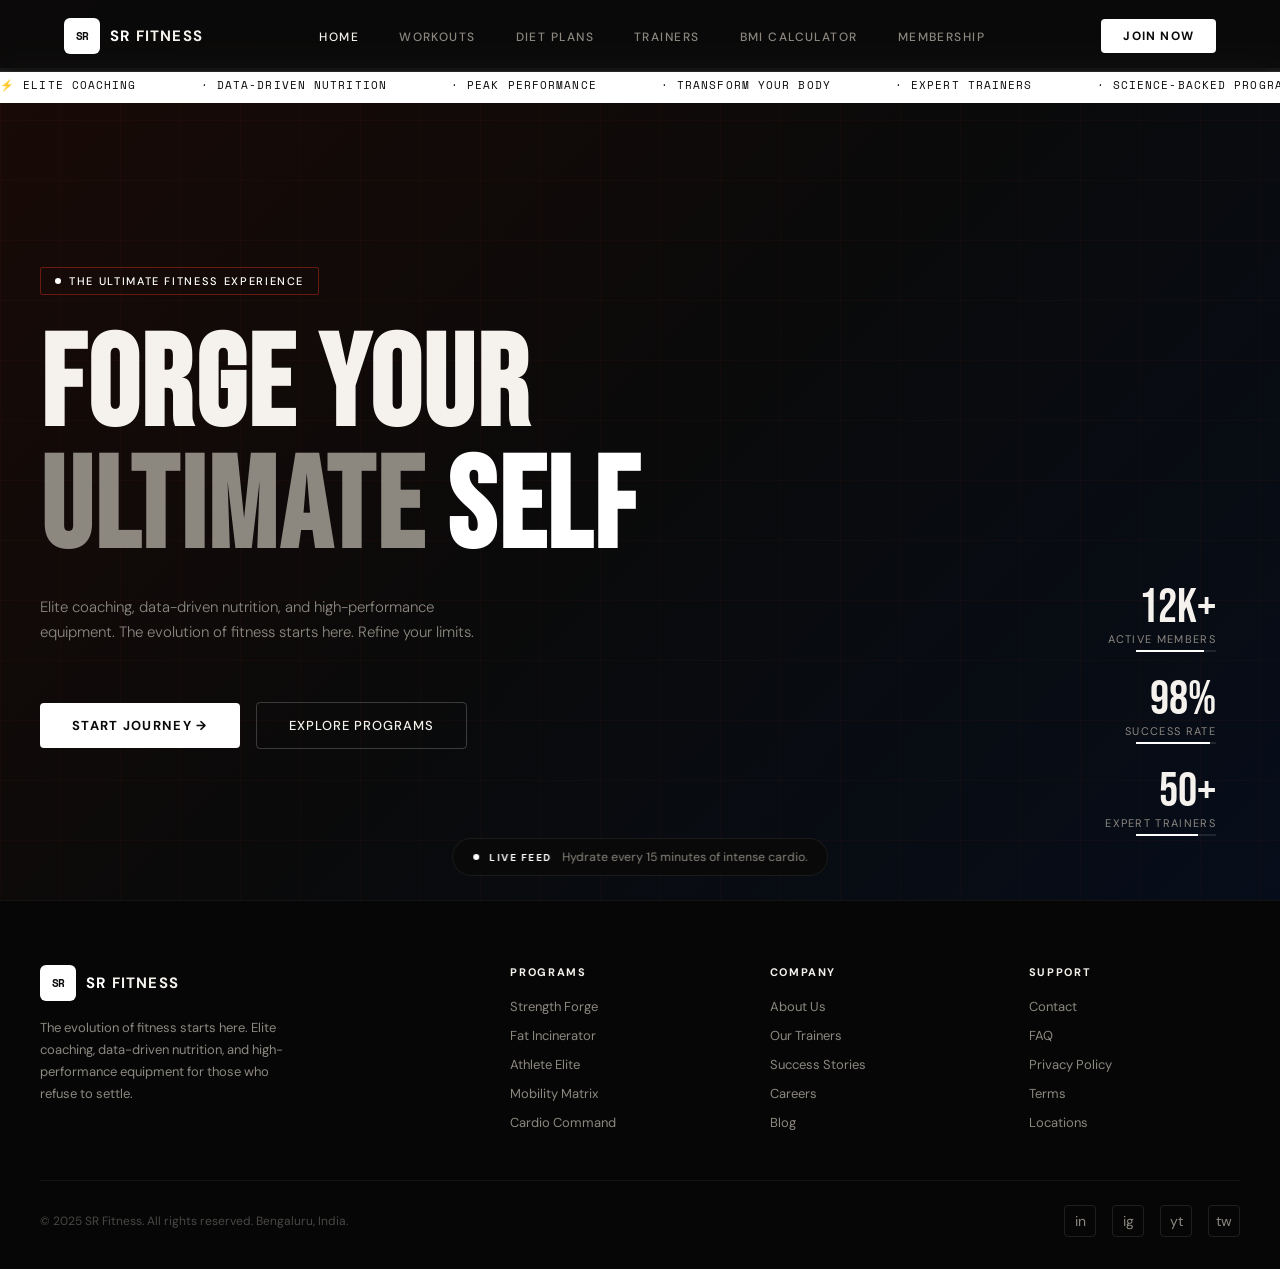
<file: index.html>
<!DOCTYPE html>
<html lang="en">
<head>
<meta charset="UTF-8">
<meta name="viewport" content="width=device-width, initial-scale=1.0">
<title>SR FITNESS — Forge Your Ultimate Self</title>
<link href="https://fonts.googleapis.com/css2?family=Bebas+Neue&family=DM+Sans:ital,wght@0,300;0,400;0,500;0,700;1,300&family=Space+Mono:wght@400;700&display=swap" rel="stylesheet">
<link rel="stylesheet" href="style.css">
</head>
<body>

<!-- NAV -->
<nav>
  <div class="nav-logo">
    <div class="nav-logo-icon">SR</div>
    <div class="nav-logo-text"><span>SR</span> FITNESS</div>
  </div>
  <ul class="nav-links">
    <li><a href="index.html" class="active">Home</a></li>
    <li><a href="workouts.html">Workouts</a></li>
    <li><a href="diet.html">Diet Plans</a></li>
    <li><a href="trainers.html">Trainers</a></li>
    <li><a href="bmi.html">BMI Calculator</a></li>
    <li><a href="membership.html">Membership</a></li>
  </ul>
  <button class="nav-cta" onclick="window.location.href='auth.html'">Join Now</button>
</nav>

<!-- HERO -->
<section class="hero" id="home">
  <div class="hero-bg"></div>
  <div class="hero-grid"></div>
  <div class="hero-ticker">
    <div class="ticker-track">
      <span>⚡ Elite Coaching</span>
      <span>· Data-Driven Nutrition</span>
      <span>· Peak Performance</span>
      <span>· Transform Your Body</span>
      <span>· Expert Trainers</span>
      <span>· Science-Backed Programs</span>
      <span>⚡ Elite Coaching</span>
      <span>· Data-Driven Nutrition</span>
      <span>· Peak Performance</span>
      <span>· Transform Your Body</span>
      <span>· Expert Trainers</span>
      <span>· Science-Backed Programs</span>
    </div>
  </div>
  <div class="hero-content">
    <div class="hero-eyebrow">
      <div class="hero-eyebrow-dot"></div>
      <span>The Ultimate Fitness Experience</span>
    </div>
    <h1 class="hero-title">
      FORGE YOUR<br>
      <span class="line2">ULTIMATE <span class="accent">SELF</span></span>
    </h1>
    <p class="hero-subtitle">Elite coaching, data-driven nutrition, and high-performance equipment. The evolution of fitness starts here. Refine your limits.</p>
    <div class="hero-actions">
      <a href="workouts.html" class="btn-primary">Start Journey →</a>
      <a href="workouts.html" class="btn-ghost">Explore Programs</a>
    </div>
  </div>
  <div class="hero-stats">
    <div class="hero-stat">
      <div class="hero-stat-number">12K+</div>
      <div class="hero-stat-label">Active Members</div>
      <div class="hero-stat-bar"></div>
    </div>
    <div class="hero-stat">
      <div class="hero-stat-number">98%</div>
      <div class="hero-stat-label">Success Rate</div>
      <div class="hero-stat-bar"></div>
    </div>
    <div class="hero-stat">
      <div class="hero-stat-number">50+</div>
      <div class="hero-stat-label">Expert Trainers</div>
      <div class="hero-stat-bar"></div>
    </div>
  </div>
</section>

<!-- FOOTER -->
<footer>
  <div class="footer-grid">
    <div>
      <div class="nav-logo">
        <div class="nav-logo-icon">SR</div>
        <div class="nav-logo-text"><span>SR</span> FITNESS</div>
      </div>
      <p class="footer-brand-desc">The evolution of fitness starts here. Elite coaching, data-driven nutrition, and high-performance equipment for those who refuse to settle.</p>
    </div>
    <div>
      <div class="footer-col-title">Programs</div>
      <ul class="footer-links">
        <li><a href="workouts.html">Strength Forge</a></li>
        <li><a href="workouts.html">Fat Incinerator</a></li>
        <li><a href="workouts.html">Athlete Elite</a></li>
        <li><a href="workouts.html">Mobility Matrix</a></li>
        <li><a href="workouts.html">Cardio Command</a></li>
      </ul>
    </div>
    <div>
      <div class="footer-col-title">Company</div>
      <ul class="footer-links">
        <li><a href="#">About Us</a></li>
        <li><a href="trainers.html">Our Trainers</a></li>
        <li><a href="#">Success Stories</a></li>
        <li><a href="#">Careers</a></li>
        <li><a href="#">Blog</a></li>
      </ul>
    </div>
    <div>
      <div class="footer-col-title">Support</div>
      <ul class="footer-links">
        <li><a href="#">Contact</a></li>
        <li><a href="#">FAQ</a></li>
        <li><a href="#">Privacy Policy</a></li>
        <li><a href="#">Terms</a></li>
        <li><a href="#">Locations</a></li>
      </ul>
    </div>
  </div>
  <div class="footer-bottom">
    <div class="footer-copy">© 2025 SR Fitness. All rights reserved. Bengaluru, India.</div>
    <div class="footer-socials">
      <a class="social-btn" href="#">in</a>
      <a class="social-btn" href="#">ig</a>
      <a class="social-btn" href="#">yt</a>
      <a class="social-btn" href="#">tw</a>
    </div>
  </div>
</footer>

<!-- LIVE FEED -->
<div class="live-feed">
  <div class="live-dot"></div>
  <span class="live-label">Live Feed</span>
  <span class="live-text" id="live-text">Hydrate every 15 minutes of intense cardio.</span>
</div>

<script src="script.js"></script>
</body>
</html>
</file>
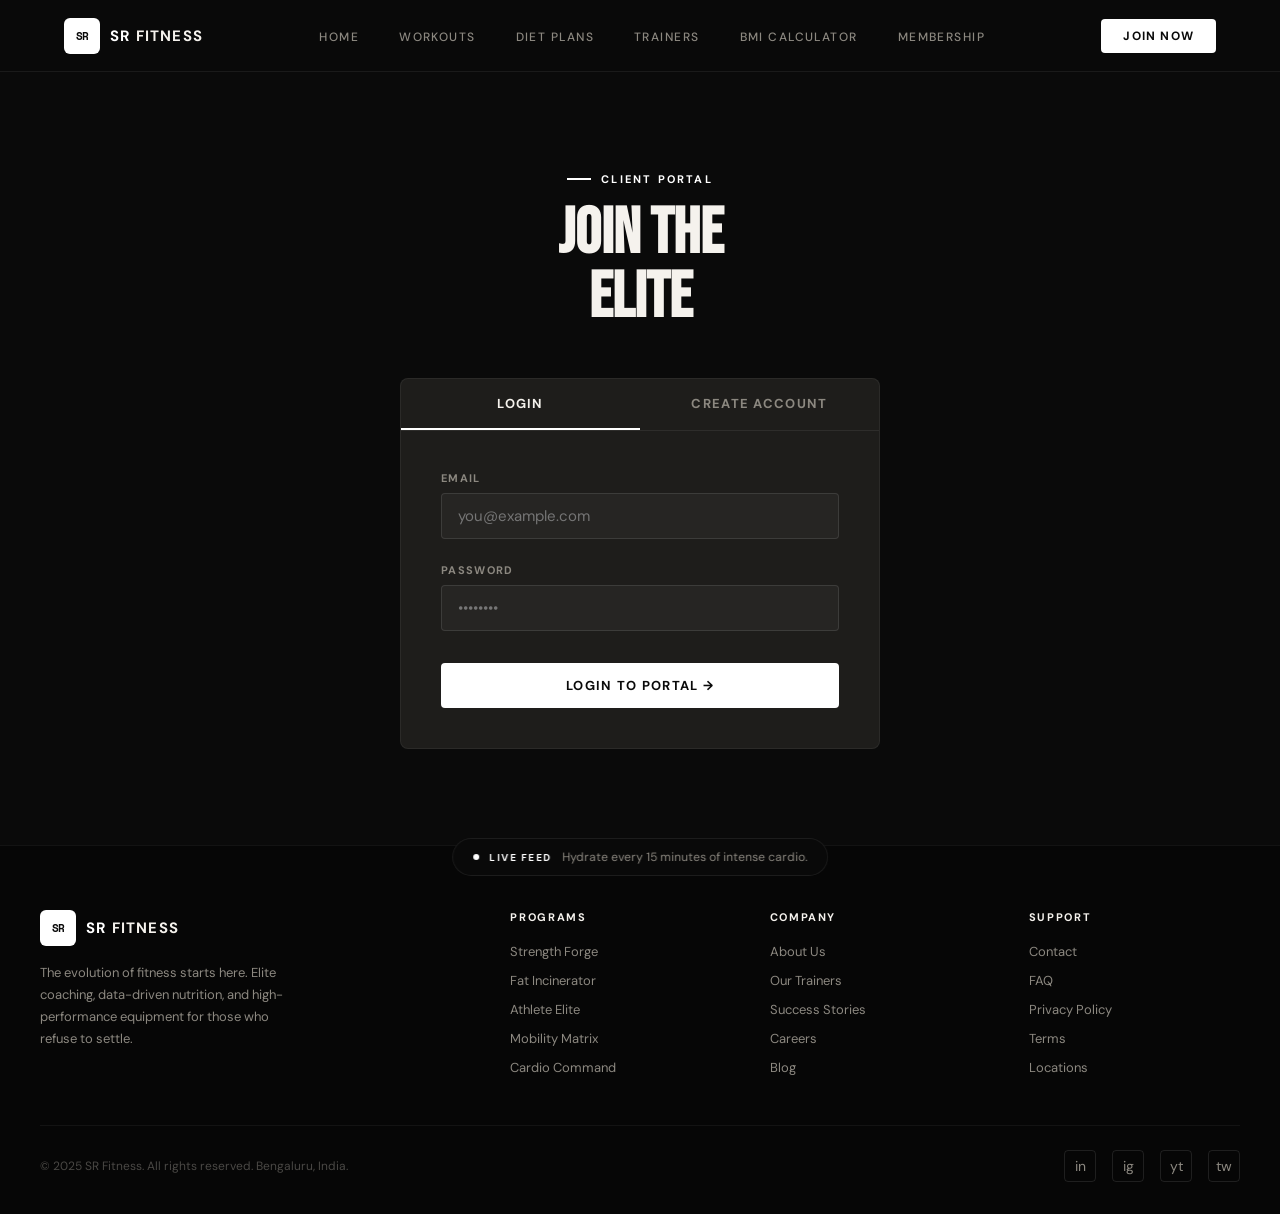
<file: auth.html>
<!DOCTYPE html>

<html lang="en">

<head>

<meta charset="UTF-8">

<meta name="viewport" content="width=device-width, initial-scale=1.0">

<title>SR FITNESS — Portal</title>

<link href="https://fonts.googleapis.com/css2?family=Bebas+Neue&family=DM+Sans:ital,wght@0,300;0,400;0,500;0,700;1,300&family=Space+Mono:wght@400;700&display=swap" rel="stylesheet">

<link rel="stylesheet" href="style.css">

</head>

<body>

<!-- NAV -->

<nav>

  <div class="nav-logo">

    <div class="nav-logo-icon">SR</div>

    <div class="nav-logo-text"><span>SR</span> FITNESS</div>

  </div>

  <ul class="nav-links">

    <li><a href="index.html" >Home</a></li>

    <li><a href="workouts.html">Workouts</a></li>

    <li><a href="diet.html">Diet Plans</a></li>

    <li><a href="trainers.html">Trainers</a></li>

    <li><a href="bmi.html">BMI Calculator</a></li>

    <li><a href="membership.html">Membership</a></li>

  </ul>

  <button class="nav-cta" onclick="window.location.href='auth.html'">Join Now</button>

</nav>

<!-- STATS STRIP -->

<!-- CLIENT PORTAL (LOGIN / SIGNUP) -->
<section class="auth-section" id="auth">
  <div style="text-align:center;margin-bottom:2rem;">
    <div class="section-label" style="justify-content:center"><span>Client Portal</span></div>
    <h2 class="section-title">JOIN THE<br>ELITE</h2>
  </div>
  <div class="auth-container">
    <div class="auth-tabs">
      <button class="auth-tab active" onclick="switchAuth('login')">Login</button>
      <button class="auth-tab" onclick="switchAuth('signup')">Create Account</button>
    </div>
    
    <div class="auth-content">
      <div id="auth-msg" style="margin-bottom: 1.5rem; font-size: 13px; font-weight: 700; letter-spacing: 0.05em; text-align: center; display: none; padding: 12px; border-radius: 4px; border: 1px solid transparent;"></div>
      <div class="auth-panel active" id="auth-login">
        <form class="auth-form" onsubmit="handleLogin(event)">
          <div class="form-row">
            <label class="form-label">Email</label>
            <input type="email" id="login-email" class="form-input" placeholder="you@example.com" required>
          </div>
          <div class="form-row">
            <label class="form-label">Password</label>
            <input type="password" id="login-password" class="form-input" placeholder="••••••••" required>
          </div>
          <button type="submit" class="calc-btn" style="margin-top:0.5rem">Login to Portal →</button>
        </form>
      </div>
      
      <div class="auth-panel" id="auth-signup">
        <form class="auth-form" onsubmit="handleSignup(event)">
          <div class="form-row">
            <label class="form-label">Full Name</label>
            <input type="text" id="signup-name" class="form-input" placeholder="John Doe" required>
          </div>
          <div class="form-row">
            <label class="form-label">Email</label>
            <input type="email" id="signup-email" class="form-input" placeholder="you@example.com" required>
          </div>
          <div class="form-row">
            <label class="form-label">Password</label>
            <input type="password" id="signup-password" class="form-input" placeholder="Create a password" required minlength="6">
          </div>
          <button type="submit" class="calc-btn" style="margin-top:0.5rem">Create Account →</button>
        </form>
      </div>
    </div>
  </div>
</section>

<!-- FOOTER -->

<footer>

  <div class="footer-grid">

    <div>

      <div class="nav-logo">

        <div class="nav-logo-icon">SR</div>

        <div class="nav-logo-text"><span>SR</span> FITNESS</div>

      </div>

      <p class="footer-brand-desc">The evolution of fitness starts here. Elite coaching, data-driven nutrition, and high-performance equipment for those who refuse to settle.</p>

    </div>

    <div>

      <div class="footer-col-title">Programs</div>

      <ul class="footer-links">

        <li><a href="#">Strength Forge</a></li>

        <li><a href="#">Fat Incinerator</a></li>

        <li><a href="#">Athlete Elite</a></li>

        <li><a href="#">Mobility Matrix</a></li>

        <li><a href="#">Cardio Command</a></li>

      </ul>

    </div>

    <div>

      <div class="footer-col-title">Company</div>

      <ul class="footer-links">

        <li><a href="#">About Us</a></li>

        <li><a href="#">Our Trainers</a></li>

        <li><a href="#">Success Stories</a></li>

        <li><a href="#">Careers</a></li>

        <li><a href="#">Blog</a></li>

      </ul>

    </div>

    <div>

      <div class="footer-col-title">Support</div>

      <ul class="footer-links">

        <li><a href="#">Contact</a></li>

        <li><a href="#">FAQ</a></li>

        <li><a href="#">Privacy Policy</a></li>

        <li><a href="#">Terms</a></li>

        <li><a href="#">Locations</a></li>

      </ul>

    </div>

  </div>

  <div class="footer-bottom">

    <div class="footer-copy">© 2025 SR Fitness. All rights reserved. Bengaluru, India.</div>

    <div class="footer-socials">

      <a class="social-btn" href="#">in</a>

      <a class="social-btn" href="#">ig</a>

      <a class="social-btn" href="#">yt</a>

      <a class="social-btn" href="#">tw</a>

    </div>

  </div>

</footer>

<!-- LIVE FEED -->

<div class="live-feed">

  <div class="live-dot"></div>

  <span class="live-label">Live Feed</span>

  <span class="live-text" id="live-text">Hydrate every 15 minutes of intense cardio.</span>

</div>

<script src="script.js"></script>

</body>

</html>
</file>
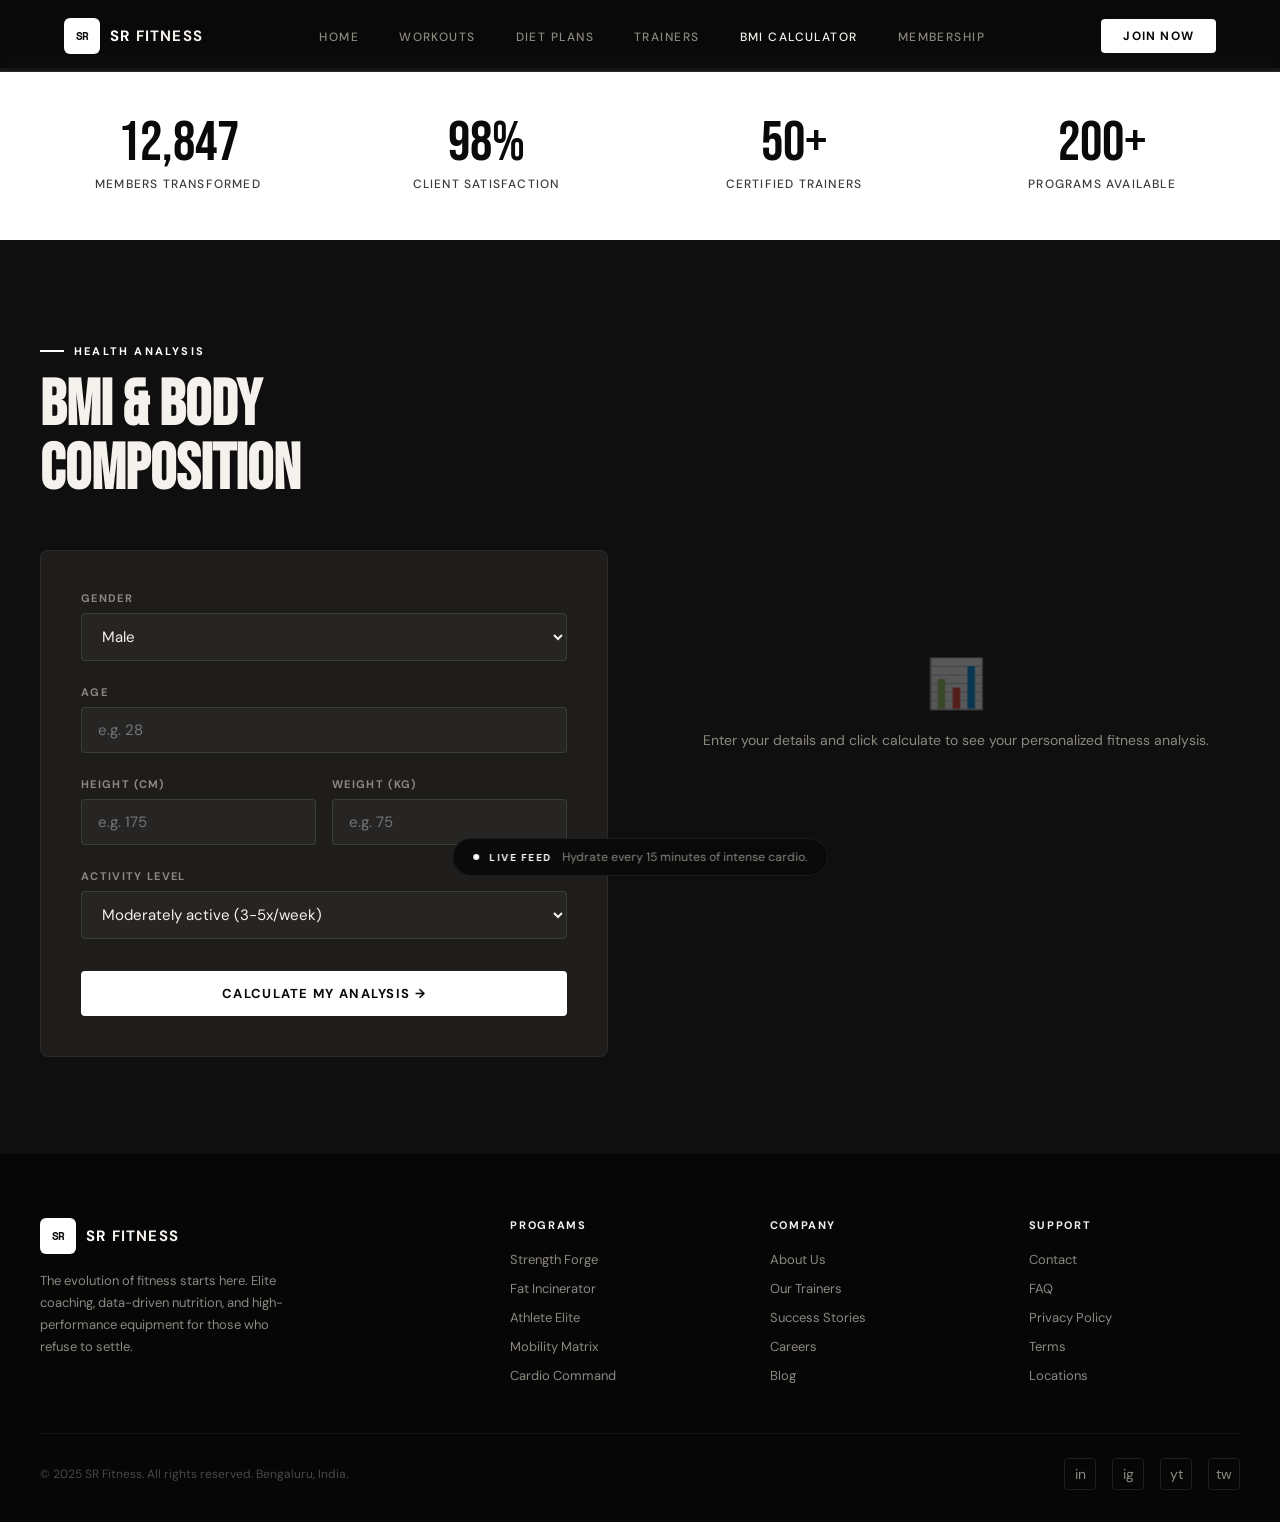
<file: bmi.html>
<!DOCTYPE html>

<html lang="en">

<head>

<meta charset="UTF-8">

<meta name="viewport" content="width=device-width, initial-scale=1.0">

<title>SR FITNESS — Bmi</title>

<link href="https://fonts.googleapis.com/css2?family=Bebas+Neue&family=DM+Sans:ital,wght@0,300;0,400;0,500;0,700;1,300&family=Space+Mono:wght@400;700&display=swap" rel="stylesheet">

<link rel="stylesheet" href="style.css">

</head>

<body>

<!-- NAV -->

<nav>

  <div class="nav-logo">

    <div class="nav-logo-icon">SR</div>

    <div class="nav-logo-text"><span>SR</span> FITNESS</div>

  </div>

  <ul class="nav-links">

    <li><a href="index.html" >Home</a></li>

    <li><a href="workouts.html">Workouts</a></li>

    <li><a href="diet.html">Diet Plans</a></li>

    <li><a href="trainers.html">Trainers</a></li>

    <li><a href="bmi.html" class="active">BMI Calculator</a></li>

    <li><a href="membership.html">Membership</a></li>

  </ul>

  <button class="nav-cta" onclick="window.location.href='auth.html'">Join Now</button>

</nav>

<!-- STATS STRIP -->

<div class="stats-strip">

  <div>

    <div class="stat-item-num">12,847</div>

    <div class="stat-item-label">Members Transformed</div>

  </div>

  <div>

    <div class="stat-item-num">98%</div>

    <div class="stat-item-label">Client Satisfaction</div>

  </div>

  <div>

    <div class="stat-item-num">50+</div>

    <div class="stat-item-label">Certified Trainers</div>

  </div>

  <div>

    <div class="stat-item-num">200+</div>

    <div class="stat-item-label">Programs Available</div>

  </div>

</div>

<!-- BMI CALCULATOR -->

<section class="bmi-section" id="bmi">

  <div class="section-label"><span>Health Analysis</span></div>

  <h2 class="section-title">BMI & BODY<br>COMPOSITION</h2>

  <div class="bmi-layout">

    <div class="bmi-form">

      <div class="form-row">

        <label class="form-label">Gender</label>

        <select class="form-select" id="gender">

          <option value="male">Male</option>

          <option value="female">Female</option>

        </select>

      </div>

      <div class="form-row">

        <label class="form-label">Age</label>

        <input type="number" class="form-input" id="age" placeholder="e.g. 28" min="10" max="100">

      </div>

      <div class="form-grid">

        <div class="form-row">

          <label class="form-label">Height (cm)</label>

          <input type="number" class="form-input" id="height" placeholder="e.g. 175" min="100" max="250">

        </div>

        <div class="form-row">

          <label class="form-label">Weight (kg)</label>

          <input type="number" class="form-input" id="weight" placeholder="e.g. 75" min="30" max="300">

        </div>

      </div>

      <div class="form-row">

        <label class="form-label">Activity Level</label>

        <select class="form-select" id="activity">

          <option value="1.2">Sedentary (desk job)</option>

          <option value="1.375">Lightly active (1-3x/week)</option>

          <option value="1.55" selected>Moderately active (3-5x/week)</option>

          <option value="1.725">Very active (6-7x/week)</option>

          <option value="1.9">Extremely active (athlete)</option>

        </select>

      </div>

      <button class="calc-btn" onclick="calculateBMI()">Calculate My Analysis →</button>

    </div>

    <div id="bmi-results">

      <div class="bmi-placeholder">

        <div class="bmi-placeholder-icon">📊</div>

        <div class="bmi-placeholder-text">Enter your details and click calculate to see your personalized fitness analysis.</div>

      </div>

    </div>

  </div>

</section>

<!-- FOOTER -->

<footer>

  <div class="footer-grid">

    <div>

      <div class="nav-logo">

        <div class="nav-logo-icon">SR</div>

        <div class="nav-logo-text"><span>SR</span> FITNESS</div>

      </div>

      <p class="footer-brand-desc">The evolution of fitness starts here. Elite coaching, data-driven nutrition, and high-performance equipment for those who refuse to settle.</p>

    </div>

    <div>

      <div class="footer-col-title">Programs</div>

      <ul class="footer-links">

        <li><a href="#">Strength Forge</a></li>

        <li><a href="#">Fat Incinerator</a></li>

        <li><a href="#">Athlete Elite</a></li>

        <li><a href="#">Mobility Matrix</a></li>

        <li><a href="#">Cardio Command</a></li>

      </ul>

    </div>

    <div>

      <div class="footer-col-title">Company</div>

      <ul class="footer-links">

        <li><a href="#">About Us</a></li>

        <li><a href="#">Our Trainers</a></li>

        <li><a href="#">Success Stories</a></li>

        <li><a href="#">Careers</a></li>

        <li><a href="#">Blog</a></li>

      </ul>

    </div>

    <div>

      <div class="footer-col-title">Support</div>

      <ul class="footer-links">

        <li><a href="#">Contact</a></li>

        <li><a href="#">FAQ</a></li>

        <li><a href="#">Privacy Policy</a></li>

        <li><a href="#">Terms</a></li>

        <li><a href="#">Locations</a></li>

      </ul>

    </div>

  </div>

  <div class="footer-bottom">

    <div class="footer-copy">© 2025 SR Fitness. All rights reserved. Bengaluru, India.</div>

    <div class="footer-socials">

      <a class="social-btn" href="#">in</a>

      <a class="social-btn" href="#">ig</a>

      <a class="social-btn" href="#">yt</a>

      <a class="social-btn" href="#">tw</a>

    </div>

  </div>

</footer>

<!-- LIVE FEED -->

<div class="live-feed">

  <div class="live-dot"></div>

  <span class="live-label">Live Feed</span>

  <span class="live-text" id="live-text">Hydrate every 15 minutes of intense cardio.</span>

</div>

<script src="script.js"></script>

</body>

</html>
</file>
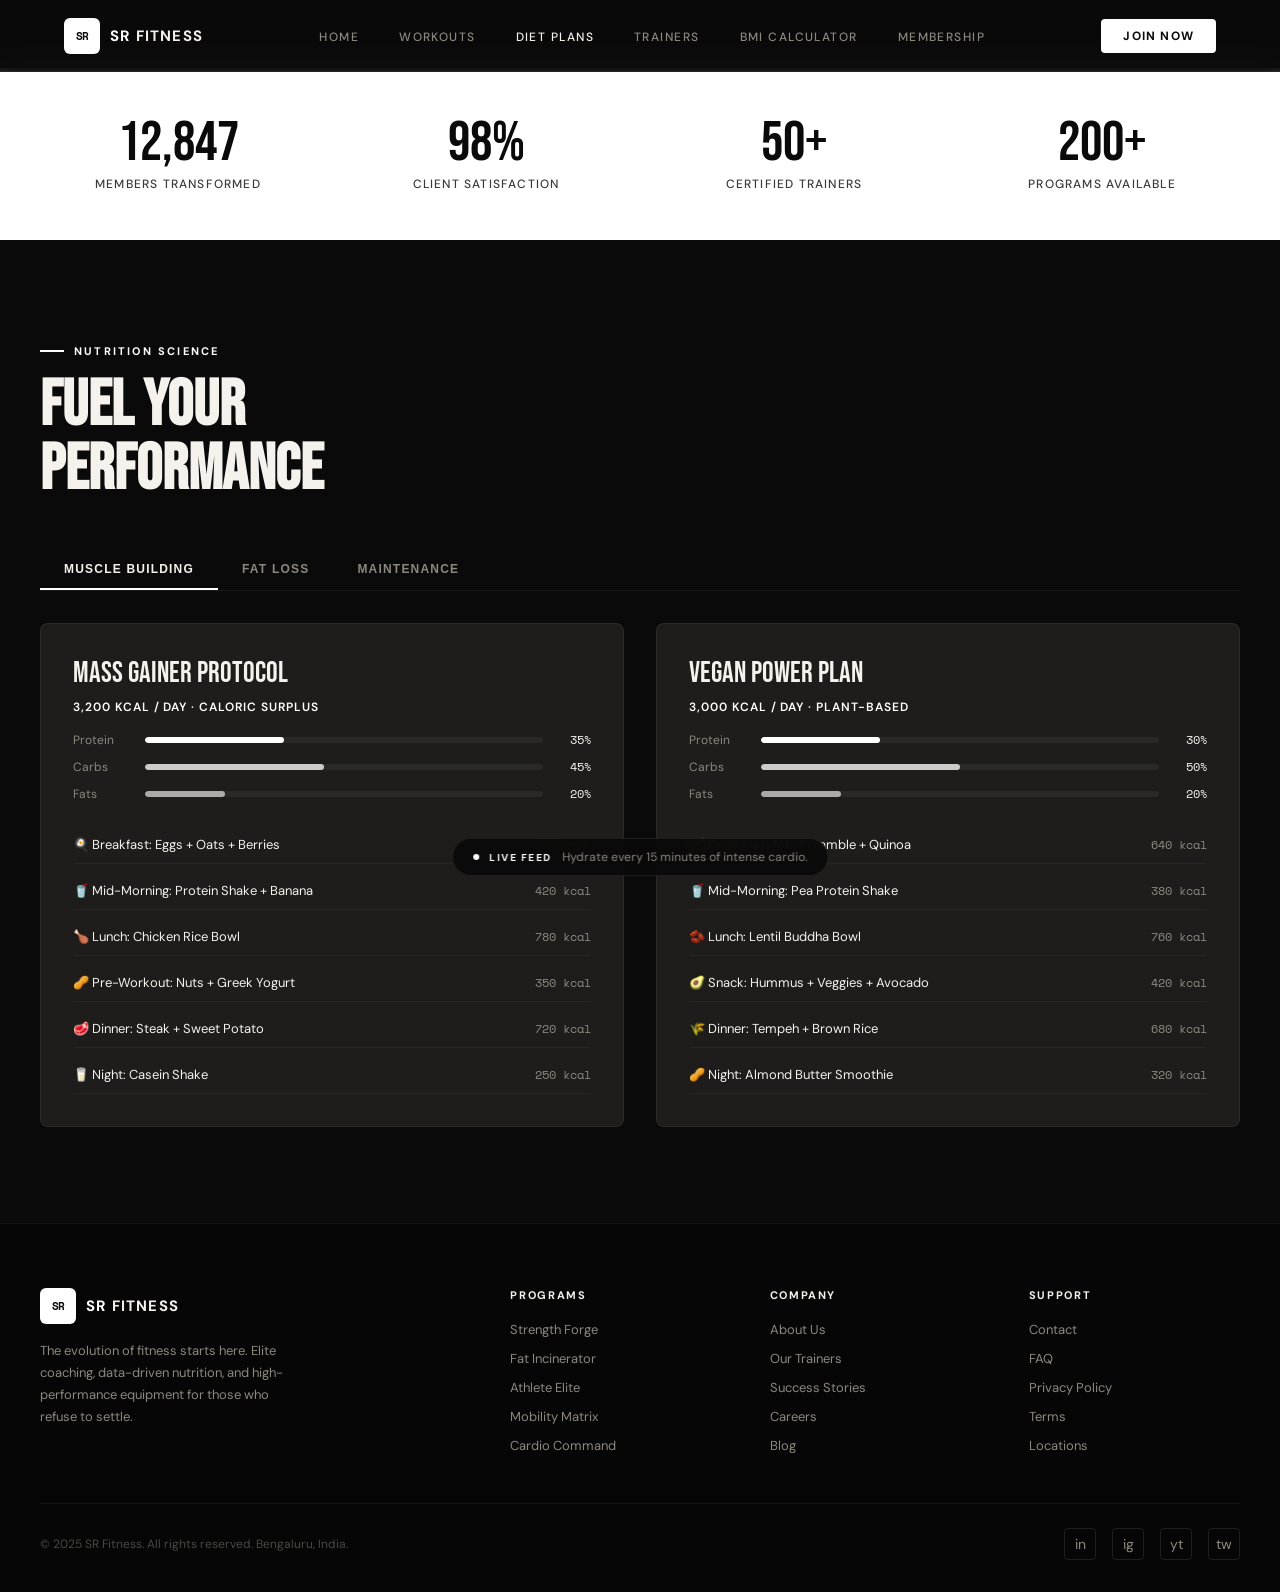
<file: diet.html>
<!DOCTYPE html>

<html lang="en">

<head>

<meta charset="UTF-8">

<meta name="viewport" content="width=device-width, initial-scale=1.0">

<title>SR FITNESS — Diet</title>

<link href="https://fonts.googleapis.com/css2?family=Bebas+Neue&family=DM+Sans:ital,wght@0,300;0,400;0,500;0,700;1,300&family=Space+Mono:wght@400;700&display=swap" rel="stylesheet">

<link rel="stylesheet" href="style.css">

</head>

<body>

<!-- NAV -->

<nav>

  <div class="nav-logo">

    <div class="nav-logo-icon">SR</div>

    <div class="nav-logo-text"><span>SR</span> FITNESS</div>

  </div>

  <ul class="nav-links">

    <li><a href="index.html" >Home</a></li>

    <li><a href="workouts.html">Workouts</a></li>

    <li><a href="diet.html" class="active">Diet Plans</a></li>

    <li><a href="trainers.html">Trainers</a></li>

    <li><a href="bmi.html">BMI Calculator</a></li>

    <li><a href="membership.html">Membership</a></li>

  </ul>

  <button class="nav-cta" onclick="window.location.href='auth.html'">Join Now</button>

</nav>

<!-- STATS STRIP -->

<div class="stats-strip">

  <div>

    <div class="stat-item-num">12,847</div>

    <div class="stat-item-label">Members Transformed</div>

  </div>

  <div>

    <div class="stat-item-num">98%</div>

    <div class="stat-item-label">Client Satisfaction</div>

  </div>

  <div>

    <div class="stat-item-num">50+</div>

    <div class="stat-item-label">Certified Trainers</div>

  </div>

  <div>

    <div class="stat-item-num">200+</div>

    <div class="stat-item-label">Programs Available</div>

  </div>

</div>

<!-- DIET PLANS -->

<section class="diet-section" id="diet">

  <div class="section-label"><span>Nutrition Science</span></div>

  <h2 class="section-title">FUEL YOUR<br>PERFORMANCE</h2>

  <div class="diet-tabs">

    <button class="diet-tab active" onclick="switchDiet('bulk')">Muscle Building</button>

    <button class="diet-tab" onclick="switchDiet('cut')">Fat Loss</button>

    <button class="diet-tab" onclick="switchDiet('maintain')">Maintenance</button>

  </div>

  <div class="diet-content">

    <div class="diet-panel active" id="diet-bulk">

      <div class="diet-plan-card">

        <div class="diet-plan-name">MASS GAINER PROTOCOL</div>

        <div class="diet-plan-cals">3,200 KCAL / DAY · CALORIC SURPLUS</div>

        <div class="macro-bars">

          <div class="macro-row">

            <div class="macro-name">Protein</div>

            <div class="macro-track"><div class="macro-fill" style="width:35%;background:var(--red)"></div></div>

            <div class="macro-pct">35%</div>

          </div>

          <div class="macro-row">

            <div class="macro-name">Carbs</div>

            <div class="macro-track"><div class="macro-fill" style="width:45%;background:#cccccc"></div></div>

            <div class="macro-pct">45%</div>

          </div>

          <div class="macro-row">

            <div class="macro-name">Fats</div>

            <div class="macro-track"><div class="macro-fill" style="width:20%;background:#aaaaaa"></div></div>

            <div class="macro-pct">20%</div>

          </div>

        </div>

        <div class="meal-list">

          <div class="meal-item"><span class="meal-name">🍳 Breakfast: Eggs + Oats + Berries</span><span class="meal-cals">680 kcal</span></div>

          <div class="meal-item"><span class="meal-name">🥤 Mid-Morning: Protein Shake + Banana</span><span class="meal-cals">420 kcal</span></div>

          <div class="meal-item"><span class="meal-name">🍗 Lunch: Chicken Rice Bowl</span><span class="meal-cals">780 kcal</span></div>

          <div class="meal-item"><span class="meal-name">🥜 Pre-Workout: Nuts + Greek Yogurt</span><span class="meal-cals">350 kcal</span></div>

          <div class="meal-item"><span class="meal-name">🥩 Dinner: Steak + Sweet Potato</span><span class="meal-cals">720 kcal</span></div>

          <div class="meal-item"><span class="meal-name">🥛 Night: Casein Shake</span><span class="meal-cals">250 kcal</span></div>

        </div>

      </div>

      <div class="diet-plan-card">

        <div class="diet-plan-name">VEGAN POWER PLAN</div>

        <div class="diet-plan-cals">3,000 KCAL / DAY · PLANT-BASED</div>

        <div class="macro-bars">

          <div class="macro-row">

            <div class="macro-name">Protein</div>

            <div class="macro-track"><div class="macro-fill" style="width:30%;background:var(--red)"></div></div>

            <div class="macro-pct">30%</div>

          </div>

          <div class="macro-row">

            <div class="macro-name">Carbs</div>

            <div class="macro-track"><div class="macro-fill" style="width:50%;background:#cccccc"></div></div>

            <div class="macro-pct">50%</div>

          </div>

          <div class="macro-row">

            <div class="macro-name">Fats</div>

            <div class="macro-track"><div class="macro-fill" style="width:20%;background:#aaaaaa"></div></div>

            <div class="macro-pct">20%</div>

          </div>

        </div>

        <div class="meal-list">

          <div class="meal-item"><span class="meal-name">🌱 Breakfast: Tofu Scramble + Quinoa</span><span class="meal-cals">640 kcal</span></div>

          <div class="meal-item"><span class="meal-name">🥤 Mid-Morning: Pea Protein Shake</span><span class="meal-cals">380 kcal</span></div>

          <div class="meal-item"><span class="meal-name">🫘 Lunch: Lentil Buddha Bowl</span><span class="meal-cals">760 kcal</span></div>

          <div class="meal-item"><span class="meal-name">🥑 Snack: Hummus + Veggies + Avocado</span><span class="meal-cals">420 kcal</span></div>

          <div class="meal-item"><span class="meal-name">🌾 Dinner: Tempeh + Brown Rice</span><span class="meal-cals">680 kcal</span></div>

          <div class="meal-item"><span class="meal-name">🥜 Night: Almond Butter Smoothie</span><span class="meal-cals">320 kcal</span></div>

        </div>

      </div>

    </div>

    <div class="diet-panel" id="diet-cut">

      <div class="diet-plan-card">

        <div class="diet-plan-name">LEAN SHRED PROTOCOL</div>

        <div class="diet-plan-cals">1,800 KCAL / DAY · CALORIC DEFICIT</div>

        <div class="macro-bars">

          <div class="macro-row">

            <div class="macro-name">Protein</div>

            <div class="macro-track"><div class="macro-fill" style="width:45%;background:var(--red)"></div></div>

            <div class="macro-pct">45%</div>

          </div>

          <div class="macro-row">

            <div class="macro-name">Carbs</div>

            <div class="macro-track"><div class="macro-fill" style="width:30%;background:#cccccc"></div></div>

            <div class="macro-pct">30%</div>

          </div>

          <div class="macro-row">

            <div class="macro-name">Fats</div>

            <div class="macro-track"><div class="macro-fill" style="width:25%;background:#aaaaaa"></div></div>

            <div class="macro-pct">25%</div>

          </div>

        </div>

        <div class="meal-list">

          <div class="meal-item"><span class="meal-name">🍳 Breakfast: Egg Whites + Spinach</span><span class="meal-cals">320 kcal</span></div>

          <div class="meal-item"><span class="meal-name">🥤 Mid-Morning: Whey Protein</span><span class="meal-cals">180 kcal</span></div>

          <div class="meal-item"><span class="meal-name">🥗 Lunch: Grilled Chicken Salad</span><span class="meal-cals">480 kcal</span></div>

          <div class="meal-item"><span class="meal-name">🫐 Snack: Cottage Cheese + Berries</span><span class="meal-cals">200 kcal</span></div>

          <div class="meal-item"><span class="meal-name">🐟 Dinner: Salmon + Steamed Veg</span><span class="meal-cals">520 kcal</span></div>

          <div class="meal-item"><span class="meal-name">🥛 Night: Casein Protein</span><span class="meal-cals">100 kcal</span></div>

        </div>

      </div>

      <div class="diet-plan-card">

        <div class="diet-plan-name">KETO PERFORMANCE</div>

        <div class="diet-plan-cals">1,900 KCAL / DAY · KETOGENIC</div>

        <div class="macro-bars">

          <div class="macro-row">

            <div class="macro-name">Protein</div>

            <div class="macro-track"><div class="macro-fill" style="width:25%;background:var(--red)"></div></div>

            <div class="macro-pct">25%</div>

          </div>

          <div class="macro-row">

            <div class="macro-name">Carbs</div>

            <div class="macro-track"><div class="macro-fill" style="width:5%;background:#cccccc"></div></div>

            <div class="macro-pct">5%</div>

          </div>

          <div class="macro-row">

            <div class="macro-name">Fats</div>

            <div class="macro-track"><div class="macro-fill" style="width:70%;background:#aaaaaa"></div></div>

            <div class="macro-pct">70%</div>

          </div>

        </div>

        <div class="meal-list">

          <div class="meal-item"><span class="meal-name">🥚 Breakfast: Eggs + Avocado + Bacon</span><span class="meal-cals">580 kcal</span></div>

          <div class="meal-item"><span class="meal-name">🧀 Mid-Morning: Cheese + Nuts</span><span class="meal-cals">280 kcal</span></div>

          <div class="meal-item"><span class="meal-name">🥩 Lunch: Ground Beef + Greens</span><span class="meal-cals">520 kcal</span></div>

          <div class="meal-item"><span class="meal-name">🫒 Snack: Olives + Macadamia Nuts</span><span class="meal-cals">220 kcal</span></div>

          <div class="meal-item"><span class="meal-name">🍗 Dinner: Chicken Thighs + Broccoli</span><span class="meal-cals">480 kcal</span></div>

        </div>

      </div>

    </div>

    <div class="diet-panel" id="diet-maintain">

      <div class="diet-plan-card">

        <div class="diet-plan-name">BALANCED ATHLETE</div>

        <div class="diet-plan-cals">2,500 KCAL / DAY · MAINTENANCE</div>

        <div class="macro-bars">

          <div class="macro-row">

            <div class="macro-name">Protein</div>

            <div class="macro-track"><div class="macro-fill" style="width:30%;background:var(--red)"></div></div>

            <div class="macro-pct">30%</div>

          </div>

          <div class="macro-row">

            <div class="macro-name">Carbs</div>

            <div class="macro-track"><div class="macro-fill" style="width:40%;background:#cccccc"></div></div>

            <div class="macro-pct">40%</div>

          </div>

          <div class="macro-row">

            <div class="macro-name">Fats</div>

            <div class="macro-track"><div class="macro-fill" style="width:30%;background:#aaaaaa"></div></div>

            <div class="macro-pct">30%</div>

          </div>

        </div>

        <div class="meal-list">

          <div class="meal-item"><span class="meal-name">🌅 Breakfast: Overnight Oats + Protein</span><span class="meal-cals">520 kcal</span></div>

          <div class="meal-item"><span class="meal-name">🍌 Mid-Morning: Fruit + Nuts</span><span class="meal-cals">280 kcal</span></div>

          <div class="meal-item"><span class="meal-name">🌯 Lunch: Turkey Wrap + Side Salad</span><span class="meal-cals">620 kcal</span></div>

          <div class="meal-item"><span class="meal-name">🥤 Pre-Workout: Protein + Banana</span><span class="meal-cals">320 kcal</span></div>

          <div class="meal-item"><span class="meal-name">🍝 Dinner: Pasta + Lean Mince Sauce</span><span class="meal-cals">680 kcal</span></div>

          <div class="meal-item"><span class="meal-name">🥛 Night: Milk + Peanut Butter</span><span class="meal-cals">280 kcal</span></div>

        </div>

      </div>

      <div class="diet-plan-card" style="display:flex;flex-direction:column;justify-content:center;align-items:center;min-height:400px;text-align:center;">

        <div style="font-size:3rem;margin-bottom:1rem">📱</div>

        <div style="font-family:'Bebas Neue',cursive;font-size:1.6rem;margin-bottom:0.75rem">GET A CUSTOM PLAN</div>

        <div style="font-size:13px;color:var(--gray-400);margin-bottom:2rem;max-width:240px;line-height:1.6">Work with our registered dietitians for a fully personalized nutrition strategy.</div>

        <button class="btn-primary">Book Consultation →</button>

      </div>

    </div>

  </div>

</section>

<!-- FOOTER -->

<footer>

  <div class="footer-grid">

    <div>

      <div class="nav-logo">

        <div class="nav-logo-icon">SR</div>

        <div class="nav-logo-text"><span>SR</span> FITNESS</div>

      </div>

      <p class="footer-brand-desc">The evolution of fitness starts here. Elite coaching, data-driven nutrition, and high-performance equipment for those who refuse to settle.</p>

    </div>

    <div>

      <div class="footer-col-title">Programs</div>

      <ul class="footer-links">

        <li><a href="#">Strength Forge</a></li>

        <li><a href="#">Fat Incinerator</a></li>

        <li><a href="#">Athlete Elite</a></li>

        <li><a href="#">Mobility Matrix</a></li>

        <li><a href="#">Cardio Command</a></li>

      </ul>

    </div>

    <div>

      <div class="footer-col-title">Company</div>

      <ul class="footer-links">

        <li><a href="#">About Us</a></li>

        <li><a href="#">Our Trainers</a></li>

        <li><a href="#">Success Stories</a></li>

        <li><a href="#">Careers</a></li>

        <li><a href="#">Blog</a></li>

      </ul>

    </div>

    <div>

      <div class="footer-col-title">Support</div>

      <ul class="footer-links">

        <li><a href="#">Contact</a></li>

        <li><a href="#">FAQ</a></li>

        <li><a href="#">Privacy Policy</a></li>

        <li><a href="#">Terms</a></li>

        <li><a href="#">Locations</a></li>

      </ul>

    </div>

  </div>

  <div class="footer-bottom">

    <div class="footer-copy">© 2025 SR Fitness. All rights reserved. Bengaluru, India.</div>

    <div class="footer-socials">

      <a class="social-btn" href="#">in</a>

      <a class="social-btn" href="#">ig</a>

      <a class="social-btn" href="#">yt</a>

      <a class="social-btn" href="#">tw</a>

    </div>

  </div>

</footer>

<!-- LIVE FEED -->

<div class="live-feed">

  <div class="live-dot"></div>

  <span class="live-label">Live Feed</span>

  <span class="live-text" id="live-text">Hydrate every 15 minutes of intense cardio.</span>

</div>

<script src="script.js"></script>

</body>

</html>
</file>
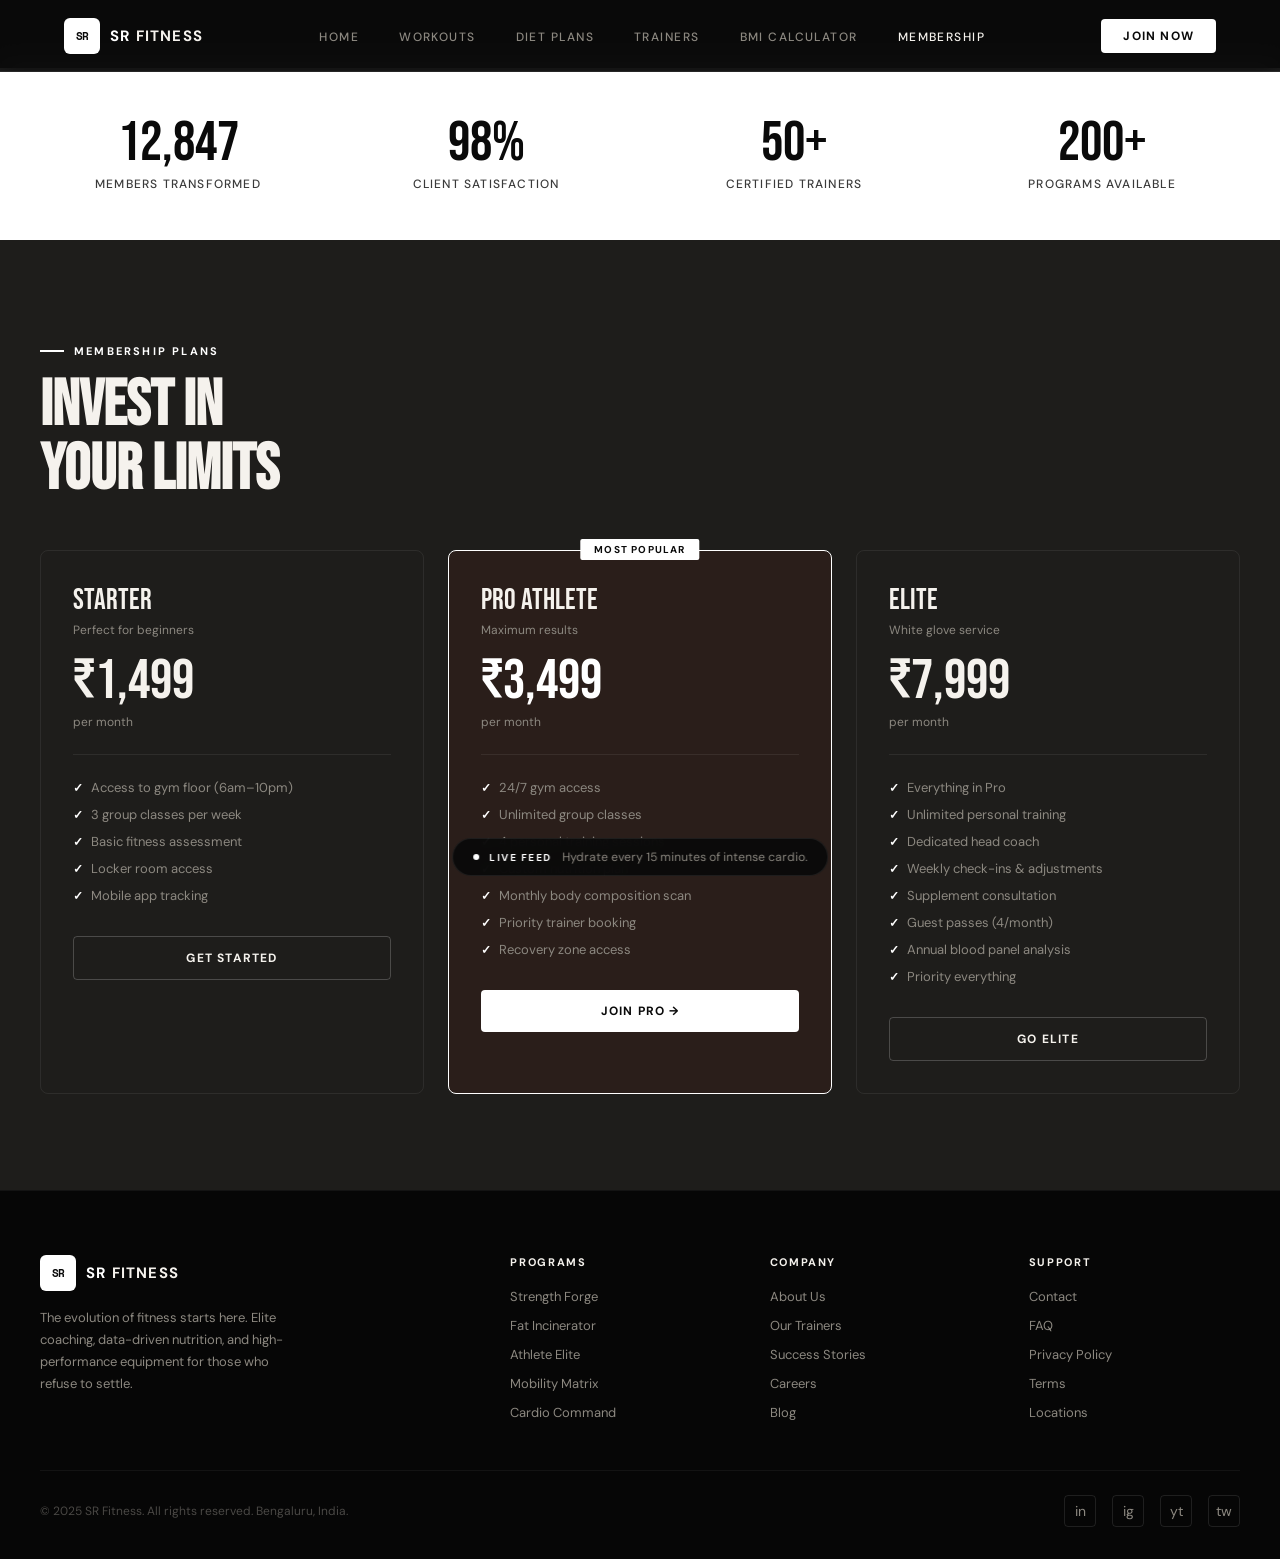
<file: membership.html>
<!DOCTYPE html>

<html lang="en">

<head>

<meta charset="UTF-8">

<meta name="viewport" content="width=device-width, initial-scale=1.0">

<title>SR FITNESS — Membership</title>

<link href="https://fonts.googleapis.com/css2?family=Bebas+Neue&family=DM+Sans:ital,wght@0,300;0,400;0,500;0,700;1,300&family=Space+Mono:wght@400;700&display=swap" rel="stylesheet">

<link rel="stylesheet" href="style.css">

</head>

<body>

<!-- NAV -->

<nav>

  <div class="nav-logo">

    <div class="nav-logo-icon">SR</div>

    <div class="nav-logo-text"><span>SR</span> FITNESS</div>

  </div>

  <ul class="nav-links">

    <li><a href="index.html" >Home</a></li>

    <li><a href="workouts.html">Workouts</a></li>

    <li><a href="diet.html">Diet Plans</a></li>

    <li><a href="trainers.html">Trainers</a></li>

    <li><a href="bmi.html">BMI Calculator</a></li>

    <li><a href="membership.html" class="active">Membership</a></li>

  </ul>

  <button class="nav-cta" onclick="window.location.href='auth.html'">Join Now</button>

</nav>

<!-- STATS STRIP -->

<div class="stats-strip">

  <div>

    <div class="stat-item-num">12,847</div>

    <div class="stat-item-label">Members Transformed</div>

  </div>

  <div>

    <div class="stat-item-num">98%</div>

    <div class="stat-item-label">Client Satisfaction</div>

  </div>

  <div>

    <div class="stat-item-num">50+</div>

    <div class="stat-item-label">Certified Trainers</div>

  </div>

  <div>

    <div class="stat-item-num">200+</div>

    <div class="stat-item-label">Programs Available</div>

  </div>

</div>

<!-- MEMBERSHIP -->

<section class="membership-section" id="membership">

  <div class="section-label"><span>Membership Plans</span></div>

  <h2 class="section-title">INVEST IN<br>YOUR LIMITS</h2>

  <div class="plans-grid">

    <div class="plan-card">

      <div class="plan-name">STARTER</div>

      <div style="font-size:12px;color:var(--gray-400);margin-bottom:0.5rem">Perfect for beginners</div>

      <div class="plan-price">₹1,499</div>

      <div class="plan-period">per month</div>

      <div class="plan-divider"></div>

      <ul class="plan-features">

        <li>Access to gym floor (6am–10pm)</li>

        <li>3 group classes per week</li>

        <li>Basic fitness assessment</li>

        <li>Locker room access</li>

        <li>Mobile app tracking</li>

      </ul>

      <button class="plan-btn plan-btn-ghost" onclick="selectPlan('Starter', '₹1,499')">Get Started</button>

    </div>

    <div class="plan-card featured">

      <div class="plan-badge">Most Popular</div>

      <div class="plan-name">PRO ATHLETE</div>

      <div style="font-size:12px;color:var(--gray-400);margin-bottom:0.5rem">Maximum results</div>

      <div class="plan-price" style="color:var(--red)">₹3,499</div>

      <div class="plan-period">per month</div>

      <div class="plan-divider"></div>

      <ul class="plan-features">

        <li>24/7 gym access</li>

        <li>Unlimited group classes</li>

        <li>4 personal training sessions</li>

        <li>Custom nutrition plan</li>

        <li>Monthly body composition scan</li>

        <li>Priority trainer booking</li>

        <li>Recovery zone access</li>

      </ul>

      <button class="plan-btn plan-btn-solid" onclick="selectPlan('Pro Athlete', '₹3,499')">Join Pro →</button>

    </div>

    <div class="plan-card">

      <div class="plan-name">ELITE</div>

      <div style="font-size:12px;color:var(--gray-400);margin-bottom:0.5rem">White glove service</div>

      <div class="plan-price">₹7,999</div>

      <div class="plan-period">per month</div>

      <div class="plan-divider"></div>

      <ul class="plan-features">

        <li>Everything in Pro</li>

        <li>Unlimited personal training</li>

        <li>Dedicated head coach</li>

        <li>Weekly check-ins & adjustments</li>

        <li>Supplement consultation</li>

        <li>Guest passes (4/month)</li>

        <li>Annual blood panel analysis</li>

        <li>Priority everything</li>

      </ul>

      <button class="plan-btn plan-btn-ghost" onclick="selectPlan('Elite', '₹7,999')">Go Elite</button>

    </div>

  </div>

</section>

<!-- FOOTER -->

<footer>

  <div class="footer-grid">

    <div>

      <div class="nav-logo">

        <div class="nav-logo-icon">SR</div>

        <div class="nav-logo-text"><span>SR</span> FITNESS</div>

      </div>

      <p class="footer-brand-desc">The evolution of fitness starts here. Elite coaching, data-driven nutrition, and high-performance equipment for those who refuse to settle.</p>

    </div>

    <div>

      <div class="footer-col-title">Programs</div>

      <ul class="footer-links">

        <li><a href="#">Strength Forge</a></li>

        <li><a href="#">Fat Incinerator</a></li>

        <li><a href="#">Athlete Elite</a></li>

        <li><a href="#">Mobility Matrix</a></li>

        <li><a href="#">Cardio Command</a></li>

      </ul>

    </div>

    <div>

      <div class="footer-col-title">Company</div>

      <ul class="footer-links">

        <li><a href="#">About Us</a></li>

        <li><a href="#">Our Trainers</a></li>

        <li><a href="#">Success Stories</a></li>

        <li><a href="#">Careers</a></li>

        <li><a href="#">Blog</a></li>

      </ul>

    </div>

    <div>

      <div class="footer-col-title">Support</div>

      <ul class="footer-links">

        <li><a href="#">Contact</a></li>

        <li><a href="#">FAQ</a></li>

        <li><a href="#">Privacy Policy</a></li>

        <li><a href="#">Terms</a></li>

        <li><a href="#">Locations</a></li>

      </ul>

    </div>

  </div>

  <div class="footer-bottom">

    <div class="footer-copy">© 2025 SR Fitness. All rights reserved. Bengaluru, India.</div>

    <div class="footer-socials">

      <a class="social-btn" href="#">in</a>

      <a class="social-btn" href="#">ig</a>

      <a class="social-btn" href="#">yt</a>

      <a class="social-btn" href="#">tw</a>

    </div>

  </div>

</footer>

<!-- LIVE FEED -->

<div class="live-feed">

  <div class="live-dot"></div>

  <span class="live-label">Live Feed</span>

  <span class="live-text" id="live-text">Hydrate every 15 minutes of intense cardio.</span>

</div>

<script src="script.js"></script>

</body>

</html>
</file>
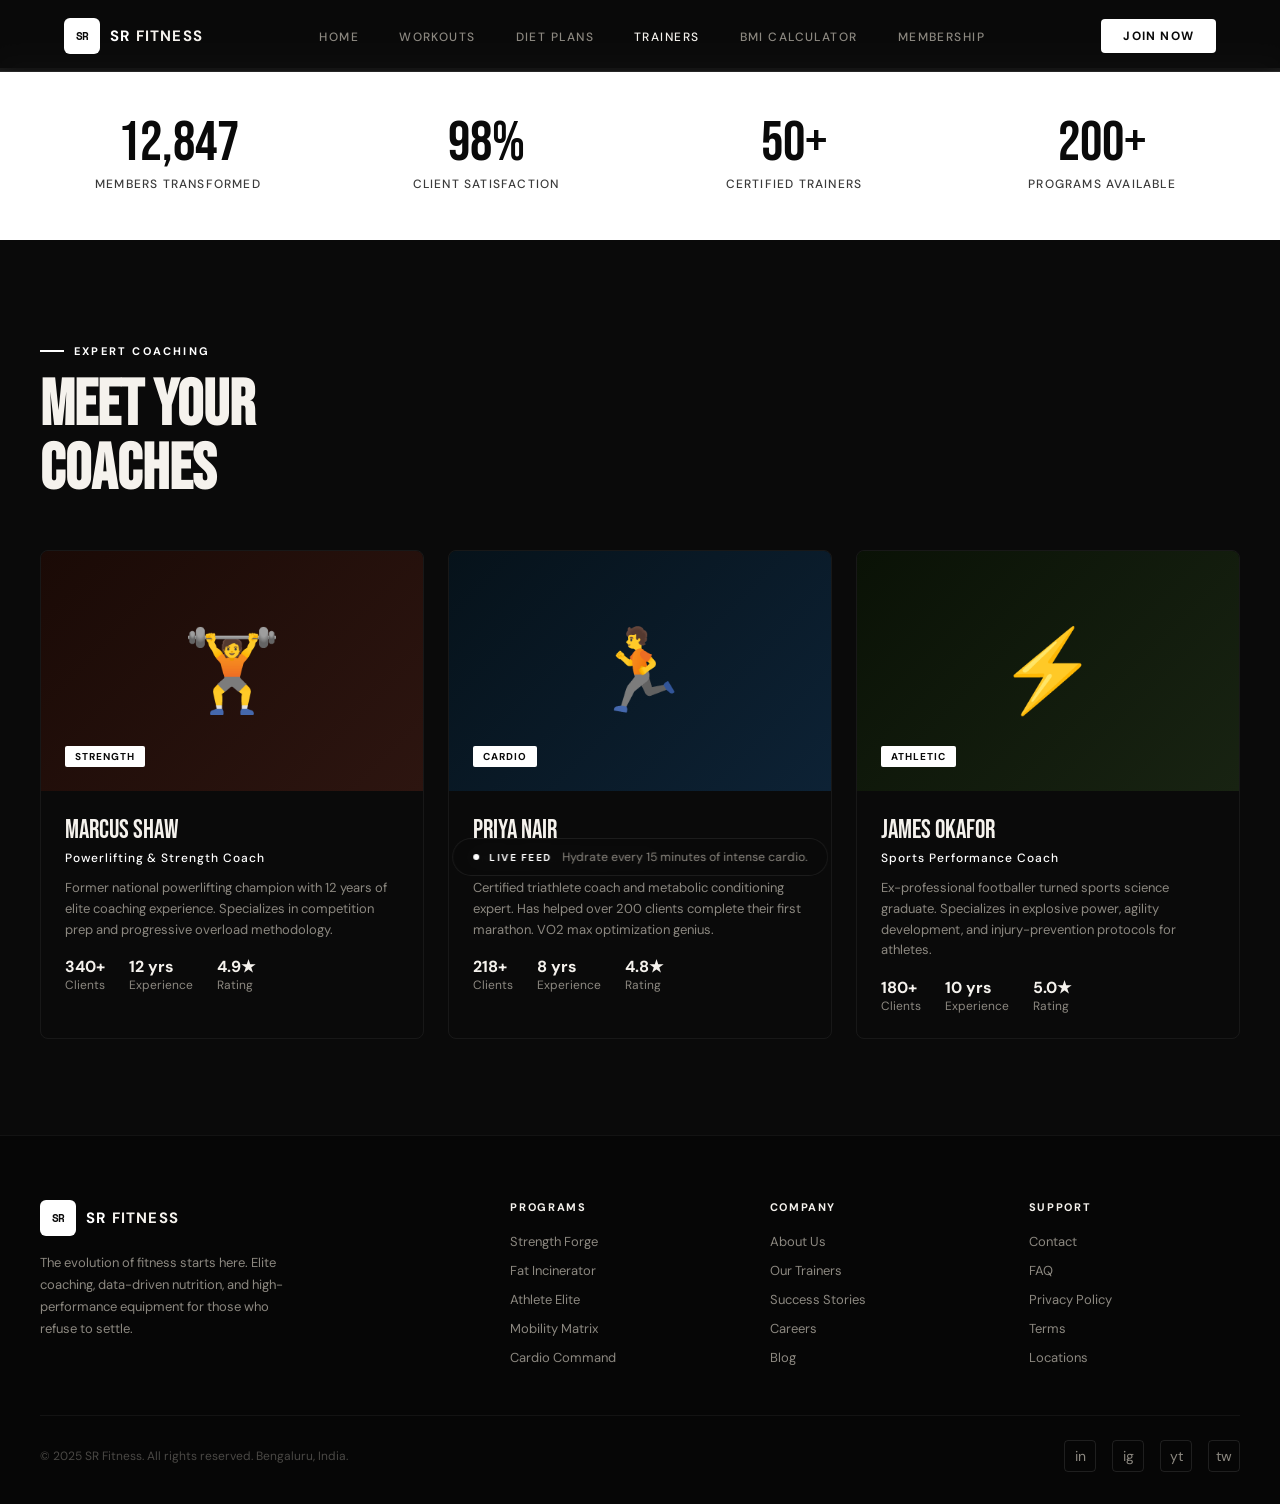
<file: trainers.html>
<!DOCTYPE html>

<html lang="en">

<head>

<meta charset="UTF-8">

<meta name="viewport" content="width=device-width, initial-scale=1.0">

<title>SR FITNESS — Trainers</title>

<link href="https://fonts.googleapis.com/css2?family=Bebas+Neue&family=DM+Sans:ital,wght@0,300;0,400;0,500;0,700;1,300&family=Space+Mono:wght@400;700&display=swap" rel="stylesheet">

<link rel="stylesheet" href="style.css">

</head>

<body>

<!-- NAV -->

<nav>

  <div class="nav-logo">

    <div class="nav-logo-icon">SR</div>

    <div class="nav-logo-text"><span>SR</span> FITNESS</div>

  </div>

  <ul class="nav-links">

    <li><a href="index.html" >Home</a></li>

    <li><a href="workouts.html">Workouts</a></li>

    <li><a href="diet.html">Diet Plans</a></li>

    <li><a href="trainers.html" class="active">Trainers</a></li>

    <li><a href="bmi.html">BMI Calculator</a></li>

    <li><a href="membership.html">Membership</a></li>

  </ul>

  <button class="nav-cta" onclick="window.location.href='auth.html'">Join Now</button>

</nav>

<!-- STATS STRIP -->

<div class="stats-strip">

  <div>

    <div class="stat-item-num">12,847</div>

    <div class="stat-item-label">Members Transformed</div>

  </div>

  <div>

    <div class="stat-item-num">98%</div>

    <div class="stat-item-label">Client Satisfaction</div>

  </div>

  <div>

    <div class="stat-item-num">50+</div>

    <div class="stat-item-label">Certified Trainers</div>

  </div>

  <div>

    <div class="stat-item-num">200+</div>

    <div class="stat-item-label">Programs Available</div>

  </div>

</div>

<!-- TRAINERS -->

<section class="trainers-section" id="trainers">

  <div class="section-label"><span>Expert Coaching</span></div>

  <h2 class="section-title">MEET YOUR<br>COACHES</h2>

  <div class="trainers-grid">

    <div class="trainer-card">

      <div class="trainer-img" style="background:linear-gradient(135deg,#1a0a06,#2d1510)">

        <div class="trainer-img-bg">🏋️</div>

        <span class="trainer-tag">Strength</span>

      </div>

      <div class="trainer-info">

        <div class="trainer-name">MARCUS SHAW</div>

        <div class="trainer-specialty">Powerlifting & Strength Coach</div>

        <div class="trainer-bio">Former national powerlifting champion with 12 years of elite coaching experience. Specializes in competition prep and progressive overload methodology.</div>

        <div class="trainer-stats">

          <div class="trainer-stat"><strong>340+</strong>Clients</div>

          <div class="trainer-stat"><strong>12 yrs</strong>Experience</div>

          <div class="trainer-stat"><strong>4.9★</strong>Rating</div>

        </div>

      </div>

    </div>

    <div class="trainer-card">

      <div class="trainer-img" style="background:linear-gradient(135deg,#06121a,#0d2235)">

        <div class="trainer-img-bg">🏃</div>

        <span class="trainer-tag">Cardio</span>

      </div>

      <div class="trainer-info">

        <div class="trainer-name">PRIYA NAIR</div>

        <div class="trainer-specialty">Endurance & HIIT Specialist</div>

        <div class="trainer-bio">Certified triathlete coach and metabolic conditioning expert. Has helped over 200 clients complete their first marathon. VO2 max optimization genius.</div>

        <div class="trainer-stats">

          <div class="trainer-stat"><strong>218+</strong>Clients</div>

          <div class="trainer-stat"><strong>8 yrs</strong>Experience</div>

          <div class="trainer-stat"><strong>4.8★</strong>Rating</div>

        </div>

      </div>

    </div>

    <div class="trainer-card">

      <div class="trainer-img" style="background:linear-gradient(135deg,#0a1206,#182312)">

        <div class="trainer-img-bg">⚡</div>

        <span class="trainer-tag">Athletic</span>

      </div>

      <div class="trainer-info">

        <div class="trainer-name">JAMES OKAFOR</div>

        <div class="trainer-specialty">Sports Performance Coach</div>

        <div class="trainer-bio">Ex-professional footballer turned sports science graduate. Specializes in explosive power, agility development, and injury-prevention protocols for athletes.</div>

        <div class="trainer-stats">

          <div class="trainer-stat"><strong>180+</strong>Clients</div>

          <div class="trainer-stat"><strong>10 yrs</strong>Experience</div>

          <div class="trainer-stat"><strong>5.0★</strong>Rating</div>

        </div>

      </div>

    </div>

  </div>

</section>

<!-- FOOTER -->

<footer>

  <div class="footer-grid">

    <div>

      <div class="nav-logo">

        <div class="nav-logo-icon">SR</div>

        <div class="nav-logo-text"><span>SR</span> FITNESS</div>

      </div>

      <p class="footer-brand-desc">The evolution of fitness starts here. Elite coaching, data-driven nutrition, and high-performance equipment for those who refuse to settle.</p>

    </div>

    <div>

      <div class="footer-col-title">Programs</div>

      <ul class="footer-links">

        <li><a href="#">Strength Forge</a></li>

        <li><a href="#">Fat Incinerator</a></li>

        <li><a href="#">Athlete Elite</a></li>

        <li><a href="#">Mobility Matrix</a></li>

        <li><a href="#">Cardio Command</a></li>

      </ul>

    </div>

    <div>

      <div class="footer-col-title">Company</div>

      <ul class="footer-links">

        <li><a href="#">About Us</a></li>

        <li><a href="#">Our Trainers</a></li>

        <li><a href="#">Success Stories</a></li>

        <li><a href="#">Careers</a></li>

        <li><a href="#">Blog</a></li>

      </ul>

    </div>

    <div>

      <div class="footer-col-title">Support</div>

      <ul class="footer-links">

        <li><a href="#">Contact</a></li>

        <li><a href="#">FAQ</a></li>

        <li><a href="#">Privacy Policy</a></li>

        <li><a href="#">Terms</a></li>

        <li><a href="#">Locations</a></li>

      </ul>

    </div>

  </div>

  <div class="footer-bottom">

    <div class="footer-copy">© 2025 SR Fitness. All rights reserved. Bengaluru, India.</div>

    <div class="footer-socials">

      <a class="social-btn" href="#">in</a>

      <a class="social-btn" href="#">ig</a>

      <a class="social-btn" href="#">yt</a>

      <a class="social-btn" href="#">tw</a>

    </div>

  </div>

</footer>

<!-- LIVE FEED -->

<div class="live-feed">

  <div class="live-dot"></div>

  <span class="live-label">Live Feed</span>

  <span class="live-text" id="live-text">Hydrate every 15 minutes of intense cardio.</span>

</div>

<script src="script.js"></script>

</body>

</html>
</file>
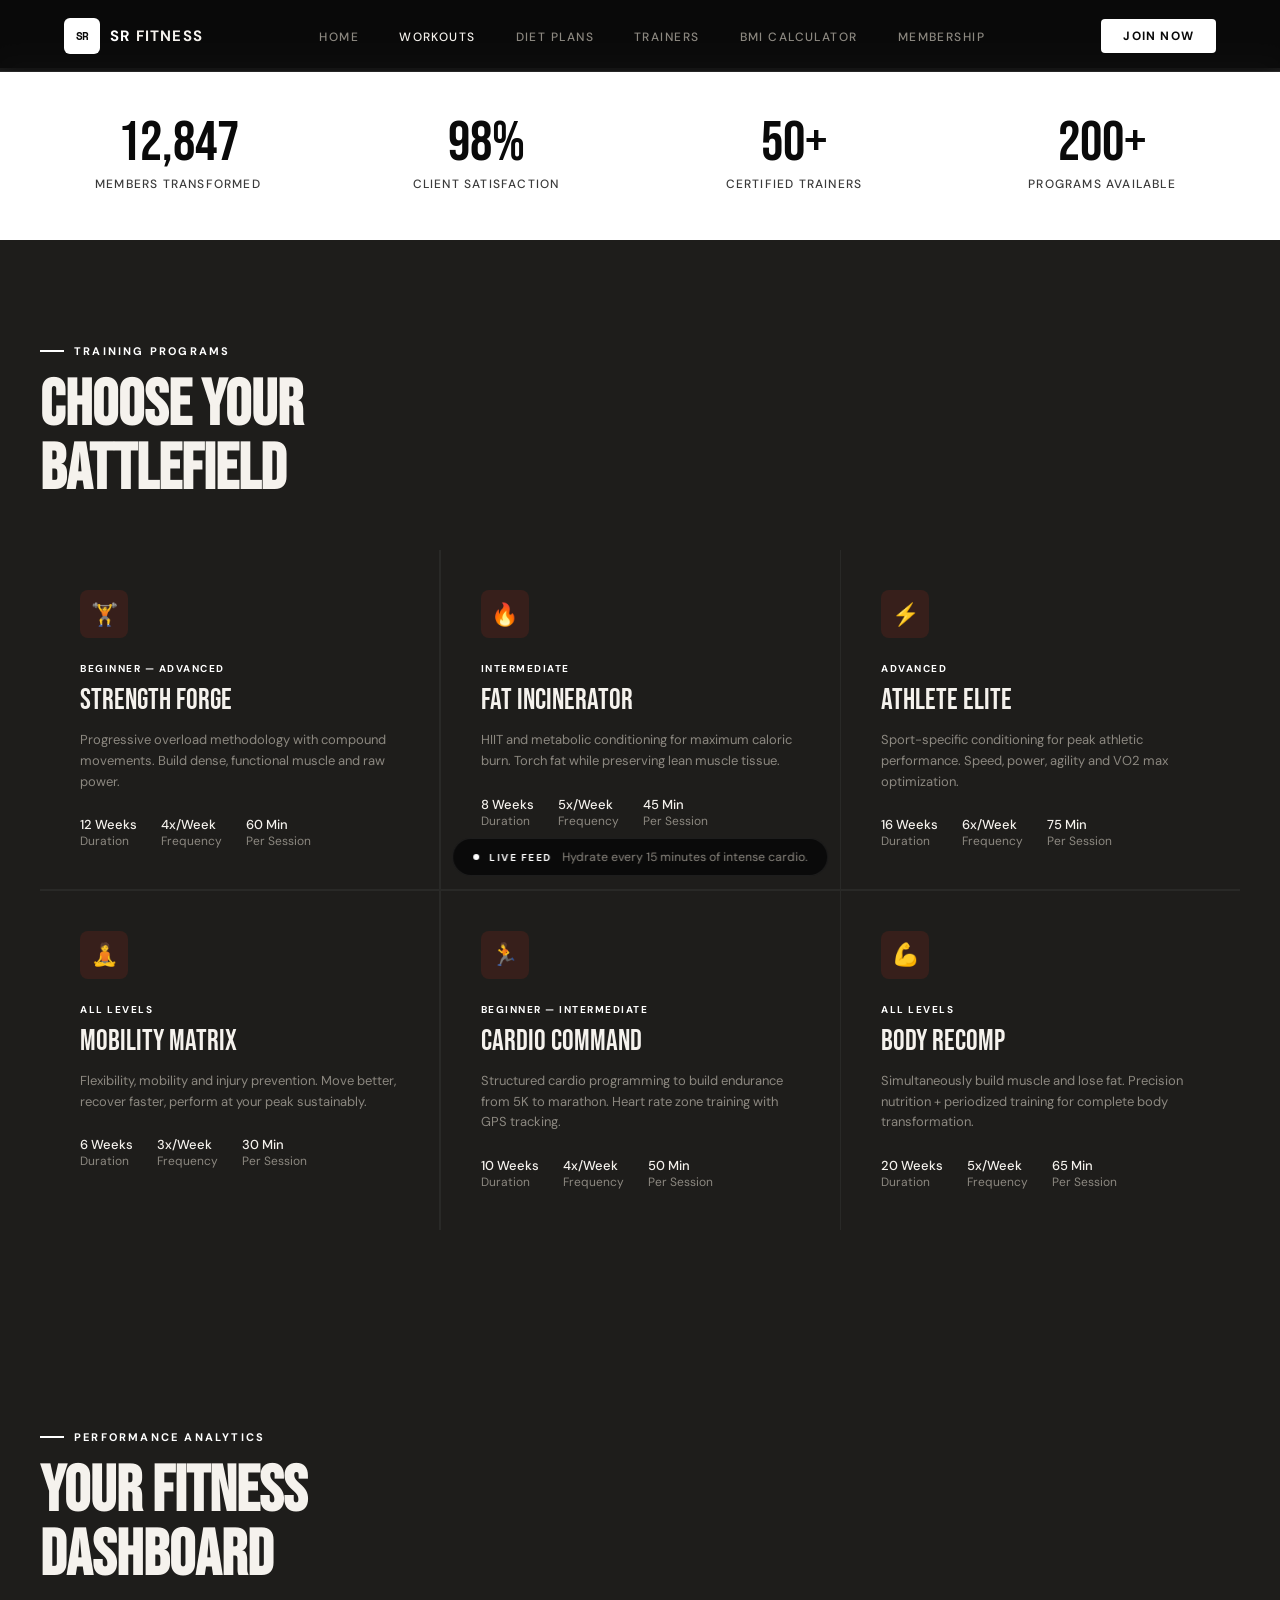
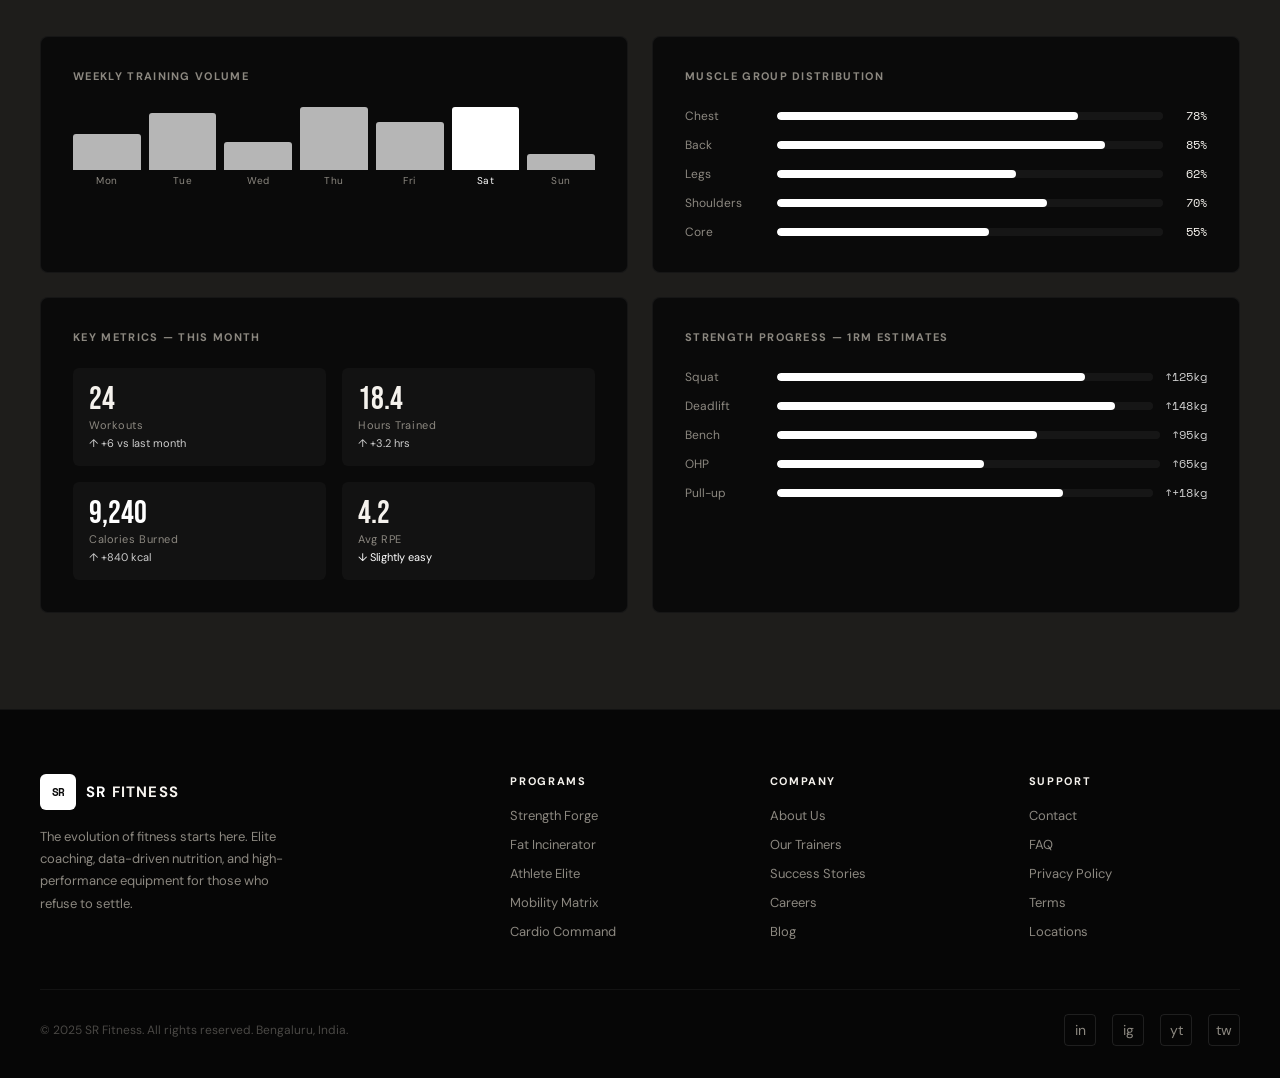
<file: workouts.html>
<!DOCTYPE html>

<html lang="en">

<head>

<meta charset="UTF-8">

<meta name="viewport" content="width=device-width, initial-scale=1.0">

<title>SR FITNESS — Workouts</title>

<link href="https://fonts.googleapis.com/css2?family=Bebas+Neue&family=DM+Sans:ital,wght@0,300;0,400;0,500;0,700;1,300&family=Space+Mono:wght@400;700&display=swap" rel="stylesheet">

<link rel="stylesheet" href="style.css">

</head>

<body>

<!-- NAV -->

<nav>

  <div class="nav-logo">

    <div class="nav-logo-icon">SR</div>

    <div class="nav-logo-text"><span>SR</span> FITNESS</div>

  </div>

  <ul class="nav-links">

    <li><a href="index.html" >Home</a></li>

    <li><a href="workouts.html" class="active">Workouts</a></li>

    <li><a href="diet.html">Diet Plans</a></li>

    <li><a href="trainers.html">Trainers</a></li>

    <li><a href="bmi.html">BMI Calculator</a></li>

    <li><a href="membership.html">Membership</a></li>

  </ul>

  <button class="nav-cta" onclick="window.location.href='auth.html'">Join Now</button>

</nav>

<!-- STATS STRIP -->

<div class="stats-strip">

  <div>

    <div class="stat-item-num">12,847</div>

    <div class="stat-item-label">Members Transformed</div>

  </div>

  <div>

    <div class="stat-item-num">98%</div>

    <div class="stat-item-label">Client Satisfaction</div>

  </div>

  <div>

    <div class="stat-item-num">50+</div>

    <div class="stat-item-label">Certified Trainers</div>

  </div>

  <div>

    <div class="stat-item-num">200+</div>

    <div class="stat-item-label">Programs Available</div>

  </div>

</div>

<!-- PROGRAMS -->

<section class="programs" id="programs">

  <div class="section-label"><span>Training Programs</span></div>

  <h2 class="section-title">CHOOSE YOUR<br>BATTLEFIELD</h2>

  <div class="programs-grid">

    <div class="program-card">

      <div class="program-icon">🏋️</div>

      <div class="program-level">Beginner — Advanced</div>

      <div class="program-name">STRENGTH FORGE</div>

      <div class="program-desc">Progressive overload methodology with compound movements. Build dense, functional muscle and raw power.</div>

      <div class="program-meta">

        <div class="program-meta-item"><strong>12 Weeks</strong>Duration</div>

        <div class="program-meta-item"><strong>4x/Week</strong>Frequency</div>

        <div class="program-meta-item"><strong>60 Min</strong>Per Session</div>

      </div>

      <div class="program-arrow">→</div>

    </div>

    <div class="program-card">

      <div class="program-icon">🔥</div>

      <div class="program-level">Intermediate</div>

      <div class="program-name">FAT INCINERATOR</div>

      <div class="program-desc">HIIT and metabolic conditioning for maximum caloric burn. Torch fat while preserving lean muscle tissue.</div>

      <div class="program-meta">

        <div class="program-meta-item"><strong>8 Weeks</strong>Duration</div>

        <div class="program-meta-item"><strong>5x/Week</strong>Frequency</div>

        <div class="program-meta-item"><strong>45 Min</strong>Per Session</div>

      </div>

      <div class="program-arrow">→</div>

    </div>

    <div class="program-card">

      <div class="program-icon">⚡</div>

      <div class="program-level">Advanced</div>

      <div class="program-name">ATHLETE ELITE</div>

      <div class="program-desc">Sport-specific conditioning for peak athletic performance. Speed, power, agility and VO2 max optimization.</div>

      <div class="program-meta">

        <div class="program-meta-item"><strong>16 Weeks</strong>Duration</div>

        <div class="program-meta-item"><strong>6x/Week</strong>Frequency</div>

        <div class="program-meta-item"><strong>75 Min</strong>Per Session</div>

      </div>

      <div class="program-arrow">→</div>

    </div>

    <div class="program-card">

      <div class="program-icon">🧘</div>

      <div class="program-level">All Levels</div>

      <div class="program-name">MOBILITY MATRIX</div>

      <div class="program-desc">Flexibility, mobility and injury prevention. Move better, recover faster, perform at your peak sustainably.</div>

      <div class="program-meta">

        <div class="program-meta-item"><strong>6 Weeks</strong>Duration</div>

        <div class="program-meta-item"><strong>3x/Week</strong>Frequency</div>

        <div class="program-meta-item"><strong>30 Min</strong>Per Session</div>

      </div>

      <div class="program-arrow">→</div>

    </div>

    <div class="program-card">

      <div class="program-icon">🏃</div>

      <div class="program-level">Beginner — Intermediate</div>

      <div class="program-name">CARDIO COMMAND</div>

      <div class="program-desc">Structured cardio programming to build endurance from 5K to marathon. Heart rate zone training with GPS tracking.</div>

      <div class="program-meta">

        <div class="program-meta-item"><strong>10 Weeks</strong>Duration</div>

        <div class="program-meta-item"><strong>4x/Week</strong>Frequency</div>

        <div class="program-meta-item"><strong>50 Min</strong>Per Session</div>

      </div>

      <div class="program-arrow">→</div>

    </div>

    <div class="program-card">

      <div class="program-icon">💪</div>

      <div class="program-level">All Levels</div>

      <div class="program-name">BODY RECOMP</div>

      <div class="program-desc">Simultaneously build muscle and lose fat. Precision nutrition + periodized training for complete body transformation.</div>

      <div class="program-meta">

        <div class="program-meta-item"><strong>20 Weeks</strong>Duration</div>

        <div class="program-meta-item"><strong>5x/Week</strong>Frequency</div>

        <div class="program-meta-item"><strong>65 Min</strong>Per Session</div>

      </div>

      <div class="program-arrow">→</div>

    </div>

  </div>

</section>

<!-- ANALYSIS DASHBOARD -->

<section class="analysis-section" id="analysis">

  <div class="section-label"><span>Performance Analytics</span></div>

  <h2 class="section-title">YOUR FITNESS<br>DASHBOARD</h2>

  <div class="analysis-grid">

    <div class="analysis-card">

      <div class="analysis-card-title">Weekly Training Volume</div>

      <div class="weekly-grid">

        <div class="weekly-bar-wrap">

          <div class="weekly-bar" style="height:45%"></div>

          <div class="weekly-bar-day">Mon</div>

        </div>

        <div class="weekly-bar-wrap">

          <div class="weekly-bar" style="height:72%"></div>

          <div class="weekly-bar-day">Tue</div>

        </div>

        <div class="weekly-bar-wrap">

          <div class="weekly-bar" style="height:35%"></div>

          <div class="weekly-bar-day">Wed</div>

        </div>

        <div class="weekly-bar-wrap">

          <div class="weekly-bar" style="height:88%"></div>

          <div class="weekly-bar-day">Thu</div>

        </div>

        <div class="weekly-bar-wrap">

          <div class="weekly-bar" style="height:60%"></div>

          <div class="weekly-bar-day">Fri</div>

        </div>

        <div class="weekly-bar-wrap">

          <div class="weekly-bar today" style="height:95%"></div>

          <div class="weekly-bar-day" style="color:#ffffff">Sat</div>

        </div>

        <div class="weekly-bar-wrap">

          <div class="weekly-bar" style="height:20%"></div>

          <div class="weekly-bar-day">Sun</div>

        </div>

      </div>

    </div>

    <div class="analysis-card">

      <div class="analysis-card-title">Muscle Group Distribution</div>

      <div class="bar-chart">

        <div class="bar-row">

          <div class="bar-label">Chest</div>

          <div class="bar-track"><div class="bar-fill" style="width:78%"></div></div>

          <div class="bar-val">78%</div>

        </div>

        <div class="bar-row">

          <div class="bar-label">Back</div>

          <div class="bar-track"><div class="bar-fill" style="width:85%"></div></div>

          <div class="bar-val">85%</div>

        </div>

        <div class="bar-row">

          <div class="bar-label">Legs</div>

          <div class="bar-track"><div class="bar-fill" style="width:62%"></div></div>

          <div class="bar-val">62%</div>

        </div>

        <div class="bar-row">

          <div class="bar-label">Shoulders</div>

          <div class="bar-track"><div class="bar-fill" style="width:70%"></div></div>

          <div class="bar-val">70%</div>

        </div>

        <div class="bar-row">

          <div class="bar-label">Core</div>

          <div class="bar-track"><div class="bar-fill" style="width:55%"></div></div>

          <div class="bar-val">55%</div>

        </div>

      </div>

    </div>

    <div class="analysis-card">

      <div class="analysis-card-title">Key Metrics — This Month</div>

      <div class="metric-grid">

        <div class="metric-box">

          <div class="metric-box-val">24</div>

          <div class="metric-box-label">Workouts</div>

          <div class="metric-box-change change-up">↑ +6 vs last month</div>

        </div>

        <div class="metric-box">

          <div class="metric-box-val">18.4</div>

          <div class="metric-box-label">Hours Trained</div>

          <div class="metric-box-change change-up">↑ +3.2 hrs</div>

        </div>

        <div class="metric-box">

          <div class="metric-box-val" style="color:var(--red)">9,240</div>

          <div class="metric-box-label">Calories Burned</div>

          <div class="metric-box-change change-up">↑ +840 kcal</div>

        </div>

        <div class="metric-box">

          <div class="metric-box-val">4.2</div>

          <div class="metric-box-label">Avg RPE</div>

          <div class="metric-box-change change-down">↓ Slightly easy</div>

        </div>

      </div>

    </div>

    <div class="analysis-card">

      <div class="analysis-card-title">Strength Progress — 1RM Estimates</div>

      <div class="bar-chart">

        <div class="bar-row">

          <div class="bar-label">Squat</div>

          <div class="bar-track"><div class="bar-fill" style="width:82%"></div></div>

          <div class="bar-val" style="color:#cccccc">↑125kg</div>

        </div>

        <div class="bar-row">

          <div class="bar-label">Deadlift</div>

          <div class="bar-track"><div class="bar-fill" style="width:90%"></div></div>

          <div class="bar-val" style="color:#cccccc">↑148kg</div>

        </div>

        <div class="bar-row">

          <div class="bar-label">Bench</div>

          <div class="bar-track"><div class="bar-fill" style="width:68%"></div></div>

          <div class="bar-val" style="color:#cccccc">↑95kg</div>

        </div>

        <div class="bar-row">

          <div class="bar-label">OHP</div>

          <div class="bar-track"><div class="bar-fill" style="width:54%"></div></div>

          <div class="bar-val" style="color:#cccccc">↑65kg</div>

        </div>

        <div class="bar-row">

          <div class="bar-label">Pull-up</div>

          <div class="bar-track"><div class="bar-fill" style="width:76%"></div></div>

          <div class="bar-val" style="color:#cccccc">↑+18kg</div>

        </div>

      </div>

    </div>

  </div>

</section>

<!-- FOOTER -->

<footer>

  <div class="footer-grid">

    <div>

      <div class="nav-logo">

        <div class="nav-logo-icon">SR</div>

        <div class="nav-logo-text"><span>SR</span> FITNESS</div>

      </div>

      <p class="footer-brand-desc">The evolution of fitness starts here. Elite coaching, data-driven nutrition, and high-performance equipment for those who refuse to settle.</p>

    </div>

    <div>

      <div class="footer-col-title">Programs</div>

      <ul class="footer-links">

        <li><a href="#">Strength Forge</a></li>

        <li><a href="#">Fat Incinerator</a></li>

        <li><a href="#">Athlete Elite</a></li>

        <li><a href="#">Mobility Matrix</a></li>

        <li><a href="#">Cardio Command</a></li>

      </ul>

    </div>

    <div>

      <div class="footer-col-title">Company</div>

      <ul class="footer-links">

        <li><a href="#">About Us</a></li>

        <li><a href="#">Our Trainers</a></li>

        <li><a href="#">Success Stories</a></li>

        <li><a href="#">Careers</a></li>

        <li><a href="#">Blog</a></li>

      </ul>

    </div>

    <div>

      <div class="footer-col-title">Support</div>

      <ul class="footer-links">

        <li><a href="#">Contact</a></li>

        <li><a href="#">FAQ</a></li>

        <li><a href="#">Privacy Policy</a></li>

        <li><a href="#">Terms</a></li>

        <li><a href="#">Locations</a></li>

      </ul>

    </div>

  </div>

  <div class="footer-bottom">

    <div class="footer-copy">© 2025 SR Fitness. All rights reserved. Bengaluru, India.</div>

    <div class="footer-socials">

      <a class="social-btn" href="#">in</a>

      <a class="social-btn" href="#">ig</a>

      <a class="social-btn" href="#">yt</a>

      <a class="social-btn" href="#">tw</a>

    </div>

  </div>

</footer>

<!-- LIVE FEED -->

<div class="live-feed">

  <div class="live-dot"></div>

  <span class="live-label">Live Feed</span>

  <span class="live-text" id="live-text">Hydrate every 15 minutes of intense cardio.</span>

</div>

<script src="script.js"></script>

</body>

</html>
</file>
<file: style.css>
:root {
    --black: #0a0a0a;
    --white: #f5f2ed;
    --red: #ffffff;
    --red-dark: #cccccc;
    --gray-100: #f0ece6;
    --gray-200: #d6d1c8;
    --gray-400: #8c8880;
    --gray-600: #4a4845;
    --gray-800: #1e1d1b;
    --accent: #ffffff;
  }
  * { margin: 0; padding: 0; box-sizing: border-box; }
  html { scroll-behavior: smooth; }
  body { background: var(--black); color: var(--white); font-family: 'DM Sans', sans-serif; overflow-x: hidden; }

  /* NAV */
  nav {
    position: fixed; top: 0; left: 0; right: 0; z-index: 1000;
    display: flex; align-items: center; justify-content: space-between;
    padding: 0 4rem; height: 72px;
    background: rgba(10,10,10,0.92); backdrop-filter: blur(12px);
    border-bottom: 1px solid rgba(255,255,255,0.07);
  }
  .nav-logo { display: flex; align-items: center; gap: 10px; }
  .nav-logo-icon {
    width: 36px; height: 36px; background: var(--red); color: var(--black);
    border-radius: 6px; display: flex; align-items: center; justify-content: center;
    font-family: 'Space Mono', monospace; font-size: 11px; font-weight: 700; letter-spacing: -1px;
  }
  .nav-logo-text { font-family: 'DM Sans', sans-serif; font-size: 15px; font-weight: 700; letter-spacing: 0.08em; text-transform: uppercase; }
  .nav-logo-text span { color: var(--red); }
  .nav-links { display: flex; gap: 2.5rem; list-style: none; align-items: center; }
  .nav-links a { font-size: 12px; font-weight: 500; letter-spacing: 0.12em; text-transform: uppercase; color: var(--gray-400); text-decoration: none; transition: color 0.2s; }
  .nav-links a:hover, .nav-links a.active { color: var(--white); }
  .nav-cta {
    background: var(--red); color: var(--black);
    border: none; padding: 9px 22px; border-radius: 4px;
    font-family: 'DM Sans', sans-serif; font-size: 12px; font-weight: 700;
    letter-spacing: 0.1em; text-transform: uppercase; cursor: pointer;
    transition: background 0.2s;
  }
  .nav-cta:hover { background: var(--red-dark); }

  /* HERO */
  .hero {
    min-height: 100vh; display: flex; flex-direction: column;
    justify-content: center; padding: 0 2.5rem; padding-top: 68px;
    position: relative; overflow: hidden;
  }
  .hero-bg {
    position: absolute; inset: 0;
    background: linear-gradient(135deg, #1a0a06 0%, #0a0a0a 50%, #060d1a 100%);
  }
  .hero-grid {
    position: absolute; inset: 0;
    background-image: linear-gradient(rgba(232,52,26,0.04) 1px, transparent 1px),
                      linear-gradient(90deg, rgba(232,52,26,0.04) 1px, transparent 1px);
    background-size: 60px 60px;
  }
  .hero-ticker {
    position: absolute; top: 68px; left: 0; right: 0;
    background: var(--red); padding: 12px 0; display: flex; align-items: center;
    overflow: hidden; white-space: nowrap;
  }
  .ticker-track {
    display: inline-flex; gap: 4rem;
    animation: ticker 20s linear infinite;
  }
  .ticker-track span {
    font-family: 'Space Mono', monospace; font-size: 11px;
    letter-spacing: 0.1em; text-transform: uppercase; color: var(--black); line-height: 1;
  }
  @keyframes ticker { from { transform: translateX(0); } to { transform: translateX(-50%); } }
  .hero-content { position: relative; z-index: 1; max-width: 900px; margin-top: 3rem; }
  .hero-eyebrow {
    display: inline-flex; align-items: center; gap: 8px;
    border: 1px solid rgba(232,52,26,0.4); padding: 6px 14px;
    border-radius: 2px; margin-bottom: 2rem;
  }
  .hero-eyebrow-dot { width: 6px; height: 6px; background: var(--red); border-radius: 50%; animation: pulse 1.5s ease-in-out infinite; }
  @keyframes pulse { 0%,100% { opacity: 1; } 50% { opacity: 0.3; } }
  .hero-eyebrow span { font-size: 11px; font-weight: 500; letter-spacing: 0.15em; text-transform: uppercase; color: var(--red); }
  .hero-title {
    font-family: 'Bebas Neue', cursive;
    font-size: clamp(4rem, 10vw, 9.5rem);
    line-height: 0.95; letter-spacing: 0.02em;
    margin-bottom: 1.5rem;
  }
  .hero-title .line2 { color: var(--gray-400); }
  .hero-title .accent { color: var(--red); }
  .hero-subtitle { font-size: 15px; color: var(--gray-400); max-width: 460px; line-height: 1.7; margin-bottom: 3.5rem; font-weight: 300; }
  .hero-actions { display: flex; gap: 1rem; align-items: center; }
  .btn-primary {
    background: var(--red); color: var(--black);
    border: none; padding: 14px 32px; border-radius: 4px;
    font-family: 'DM Sans', sans-serif; font-size: 13px; font-weight: 700;
    letter-spacing: 0.1em; text-transform: uppercase; cursor: pointer;
    transition: all 0.2s; text-decoration: none;
  }
  .btn-primary:hover { background: var(--red-dark); transform: translateY(-1px); }
  .btn-ghost {
    background: transparent; color: var(--white);
    border: 1px solid rgba(255,255,255,0.2); padding: 14px 32px; border-radius: 4px;
    font-family: 'DM Sans', sans-serif; font-size: 13px; font-weight: 500;
    letter-spacing: 0.08em; text-transform: uppercase; cursor: pointer;
    transition: all 0.2s; text-decoration: none;
  }
  .btn-ghost:hover { border-color: var(--white); }
  .hero-stats {
    position: absolute; right: 4rem; bottom: 4rem;
    display: flex; flex-direction: column; gap: 1.5rem; z-index: 1;
  }
  .hero-stat { text-align: right; }
  .hero-stat-number { font-family: 'Bebas Neue', cursive; font-size: 3rem; line-height: 1; color: var(--white); }
  .hero-stat-label { font-size: 11px; letter-spacing: 0.12em; text-transform: uppercase; color: var(--gray-400); }
  .hero-stat-bar { width: 80px; height: 2px; background: rgba(255,255,255,0.1); margin-left: auto; margin-top: 4px; position: relative; overflow: hidden; }
  .hero-stat-bar::after { content: ''; position: absolute; left: 0; top: 0; height: 100%; background: var(--red); animation: barfill 2s ease forwards; }
  .hero-stat:nth-child(1) .hero-stat-bar::after { width: 85%; animation-delay: 0.2s; }
  .hero-stat:nth-child(2) .hero-stat-bar::after { width: 92%; animation-delay: 0.4s; }
  .hero-stat:nth-child(3) .hero-stat-bar::after { width: 78%; animation-delay: 0.6s; }
  @keyframes barfill { from { width: 0; } }

  /* SECTION COMMON */
  section { padding: 6rem 2.5rem; }
  .section-label {
    display: inline-flex; align-items: center; gap: 10px; margin-bottom: 1rem;
  }
  .section-label::before { content: ''; display: block; width: 24px; height: 2px; background: var(--red); }
  .section-label span { font-size: 11px; font-weight: 700; letter-spacing: 0.2em; text-transform: uppercase; color: var(--red); }
  .section-title { font-family: 'Bebas Neue', cursive; font-size: clamp(2.5rem, 5vw, 4.5rem); line-height: 1; margin-bottom: 1rem; }

  /* STATS STRIP */
  .stats-strip {
    background: var(--red); padding: 3rem 2.5rem;
    display: grid; grid-template-columns: repeat(4, 1fr);
    gap: 2rem; text-align: center; color: var(--black);
    margin-top: 68px;
  }
  .stat-item-num { font-family: 'Bebas Neue', cursive; font-size: 3.5rem; line-height: 1; }
  .stat-item-label { font-size: 12px; font-weight: 500; letter-spacing: 0.1em; text-transform: uppercase; opacity: 0.8; margin-top: 4px; }

  /* PROGRAMS */
  .programs { background: var(--gray-800); }
  .programs-grid { display: grid; grid-template-columns: repeat(3, 1fr); gap: 1.5px; margin-top: 3rem; background: rgba(255,255,255,0.05); }
  .program-card {
    background: var(--gray-800); padding: 2.5rem;
    transition: background 0.3s; cursor: pointer; position: relative; overflow: hidden;
  }
  .program-card::before {
    content: ''; position: absolute; top: 0; left: 0; right: 0; height: 3px;
    background: var(--red); transform: scaleX(0); transform-origin: left;
    transition: transform 0.3s;
  }
  .program-card:hover::before { transform: scaleX(1); }
  .program-card:hover { background: var(--gray-600); }
  .program-icon {
    width: 48px; height: 48px; background: rgba(232,52,26,0.12);
    border-radius: 8px; display: flex; align-items: center; justify-content: center;
    margin-bottom: 1.5rem; font-size: 22px;
  }
  .program-level {
    font-size: 10px; font-weight: 700; letter-spacing: 0.15em;
    text-transform: uppercase; color: var(--red); margin-bottom: 0.5rem;
  }
  .program-name { font-family: 'Bebas Neue', cursive; font-size: 1.8rem; margin-bottom: 0.75rem; }
  .program-desc { font-size: 13px; color: var(--gray-400); line-height: 1.6; margin-bottom: 1.5rem; }
  .program-meta { display: flex; gap: 1.5rem; }
  .program-meta-item { font-size: 12px; color: var(--gray-400); }
  .program-meta-item strong { display: block; font-size: 13px; color: var(--white); font-weight: 500; }
  .program-arrow {
    position: absolute; bottom: 2rem; right: 2rem;
    font-size: 18px; color: var(--red); opacity: 0; transition: opacity 0.3s;
  }
  .program-card:hover .program-arrow { opacity: 1; }

  /* BMI ANALYZER */
  .bmi-section { background: #0f0f0f; }
  .bmi-layout { display: grid; grid-template-columns: 1fr 1fr; gap: 4rem; margin-top: 3rem; align-items: start; }
  .bmi-form { background: var(--gray-800); border: 1px solid rgba(255,255,255,0.06); border-radius: 8px; padding: 2.5rem; }
  .form-row { margin-bottom: 1.5rem; }
  .form-label { font-size: 11px; font-weight: 700; letter-spacing: 0.12em; text-transform: uppercase; color: var(--gray-400); margin-bottom: 8px; display: block; }
  .form-input {
    width: 100%; background: rgba(255,255,255,0.04); border: 1px solid rgba(255,255,255,0.1);
    border-radius: 4px; padding: 12px 16px; color: var(--white);
    font-family: 'DM Sans', sans-serif; font-size: 15px;
    transition: border-color 0.2s; outline: none;
  }
  .form-input:focus { border-color: var(--red); }
  .form-select {
    width: 100%; background: rgba(255,255,255,0.04); border: 1px solid rgba(255,255,255,0.1);
    border-radius: 4px; padding: 12px 16px; color: var(--white);
    font-family: 'DM Sans', sans-serif; font-size: 15px; cursor: pointer; outline: none;
  }
  .form-select option { background: var(--gray-800); }
  .form-grid { display: grid; grid-template-columns: 1fr 1fr; gap: 1rem; }
  .calc-btn {
    width: 100%; background: var(--red); color: var(--black); border: none;
    padding: 14px; border-radius: 4px; font-family: 'DM Sans', sans-serif;
    font-size: 13px; font-weight: 700; letter-spacing: 0.1em; text-transform: uppercase;
    cursor: pointer; transition: background 0.2s; margin-top: 0.5rem;
  }
  .calc-btn:hover { background: var(--red-dark); }
  .bmi-result { display: none; }
  .bmi-result.visible { display: block; }
  .bmi-gauge-wrap { margin-bottom: 2rem; }
  .bmi-number-display {
    font-family: 'Bebas Neue', cursive; font-size: 5rem; line-height: 1;
    margin-bottom: 0.25rem;
  }
  .bmi-category { font-size: 13px; font-weight: 700; letter-spacing: 0.1em; text-transform: uppercase; margin-bottom: 1.5rem; }
  .bmi-bar-track { height: 10px; border-radius: 5px; background: var(--gray-600); overflow: hidden; margin-bottom: 0.5rem; position: relative; }
  .bmi-bar-fill { height: 100%; border-radius: 5px; transition: width 0.8s ease; }
  .bmi-range-labels { display: flex; justify-content: space-between; font-size: 10px; color: var(--gray-400); letter-spacing: 0.05em; }
  .bmi-recommendations { margin-top: 2rem; }
  .bmi-rec-title { font-size: 11px; font-weight: 700; letter-spacing: 0.15em; text-transform: uppercase; color: var(--gray-400); margin-bottom: 1rem; }
  .bmi-rec-list { display: flex; flex-direction: column; gap: 0.75rem; }
  .bmi-rec-item { display: flex; align-items: flex-start; gap: 10px; }
  .bmi-rec-icon { color: var(--red); font-size: 12px; margin-top: 2px; flex-shrink: 0; }
  .bmi-rec-text { font-size: 13px; color: var(--gray-400); line-height: 1.5; }
  .bmi-placeholder {
    display: flex; flex-direction: column; align-items: center; justify-content: center;
    min-height: 300px; color: var(--gray-600); text-align: center;
  }
  .bmi-placeholder-icon { font-size: 3rem; margin-bottom: 1rem; opacity: 0.3; }
  .bmi-placeholder-text { font-size: 14px; color: var(--gray-400); }

  /* WORKOUT ANALYSIS */
  .analysis-section { background: var(--gray-800); }
  .analysis-grid { display: grid; grid-template-columns: repeat(2, 1fr); gap: 1.5rem; margin-top: 3rem; }
  .analysis-card {
    background: #0a0a0a; border: 1px solid rgba(255,255,255,0.05);
    border-radius: 8px; padding: 2rem;
  }
  .analysis-card-title { font-size: 11px; font-weight: 700; letter-spacing: 0.12em; text-transform: uppercase; color: var(--gray-400); margin-bottom: 1.5rem; }
  .bar-chart { display: flex; flex-direction: column; gap: 12px; }
  .bar-row { display: flex; align-items: center; gap: 12px; }
  .bar-label { font-size: 12px; color: var(--gray-400); min-width: 80px; }
  .bar-track { flex: 1; height: 8px; background: rgba(255,255,255,0.05); border-radius: 4px; overflow: hidden; }
  .bar-fill { height: 100%; border-radius: 4px; background: var(--red); }
  .bar-val { font-size: 12px; color: var(--white); min-width: 32px; text-align: right; font-family: 'Space Mono', monospace; }
  .donut-wrap { display: flex; align-items: center; gap: 2rem; }
  .donut-labels { display: flex; flex-direction: column; gap: 10px; }
  .donut-label-item { display: flex; align-items: center; gap: 8px; font-size: 12px; color: var(--gray-400); }
  .donut-dot { width: 8px; height: 8px; border-radius: 50%; flex-shrink: 0; }
  .weekly-grid { display: flex; gap: 8px; align-items: flex-end; height: 80px; }
  .weekly-bar-wrap { flex: 1; display: flex; flex-direction: column; align-items: center; gap: 4px; height: 100%; justify-content: flex-end; }
  .weekly-bar { width: 100%; border-radius: 3px 3px 0 0; background: var(--red); min-height: 4px; opacity: 0.7; transition: opacity 0.2s; }
  .weekly-bar.today { opacity: 1; }
  .weekly-bar-day { font-size: 10px; color: var(--gray-400); letter-spacing: 0.05em; }
  .metric-grid { display: grid; grid-template-columns: 1fr 1fr; gap: 1rem; }
  .metric-box { background: rgba(255,255,255,0.03); border-radius: 6px; padding: 1rem; }
  .metric-box-val { font-family: 'Bebas Neue', cursive; font-size: 2rem; line-height: 1; margin-bottom: 2px; }
  .metric-box-label { font-size: 11px; color: var(--gray-400); letter-spacing: 0.05em; }
  .metric-box-change { font-size: 11px; margin-top: 4px; }
  .change-up { color: #cccccc; }
  .change-down { color: var(--red); }

  /* TRAINERS */
  .trainers-section { background: #0a0a0a; }
  .trainers-grid { display: grid; grid-template-columns: repeat(3, 1fr); gap: 1.5rem; margin-top: 3rem; }
  .trainer-card {
    border: 1px solid rgba(255,255,255,0.06); border-radius: 8px; overflow: hidden;
    transition: border-color 0.3s; cursor: pointer;
  }
  .trainer-card:hover { border-color: var(--red); }
  .trainer-img {
    height: 240px; display: flex; align-items: flex-end; justify-content: flex-start;
    padding: 1.5rem; position: relative; overflow: hidden;
  }
  .trainer-img-bg {
    position: absolute; inset: 0;
    display: flex; align-items: center; justify-content: center;
    font-size: 5rem;
  }
  .trainer-tag {
    position: relative; z-index: 1;
    background: var(--red); color: var(--black);
    font-size: 10px; font-weight: 700; letter-spacing: 0.1em; text-transform: uppercase;
    padding: 4px 10px; border-radius: 2px;
  }
  .trainer-info { padding: 1.5rem; }
  .trainer-name { font-family: 'Bebas Neue', cursive; font-size: 1.6rem; margin-bottom: 4px; }
  .trainer-specialty { font-size: 12px; color: var(--red); font-weight: 500; letter-spacing: 0.08em; margin-bottom: 0.75rem; }
  .trainer-bio { font-size: 13px; color: var(--gray-400); line-height: 1.6; margin-bottom: 1rem; }
  .trainer-stats { display: flex; gap: 1.5rem; }
  .trainer-stat { font-size: 12px; color: var(--gray-400); }
  .trainer-stat strong { display: block; font-size: 16px; color: var(--white); font-weight: 700; }

  /* MEMBERSHIP */
  .membership-section { background: var(--gray-800); }
  .plans-grid { display: grid; grid-template-columns: repeat(3, 1fr); gap: 1.5rem; margin-top: 3rem; }
  .plan-card {
    border: 1px solid rgba(255,255,255,0.07); border-radius: 8px; padding: 2rem;
    transition: border-color 0.3s; position: relative;
  }
  .plan-card.featured {
    border-color: var(--red);
    background: rgba(232,52,26,0.06);
  }
  .plan-badge {
    position: absolute; top: -12px; left: 50%; transform: translateX(-50%);
    background: var(--red); color: var(--black);
    font-size: 10px; font-weight: 700; letter-spacing: 0.12em; text-transform: uppercase;
    padding: 4px 14px; border-radius: 2px; white-space: nowrap;
  }
  .plan-name { font-family: 'Bebas Neue', cursive; font-size: 1.8rem; margin-bottom: 0.25rem; }
  .plan-price { font-family: 'Bebas Neue', cursive; font-size: 3.5rem; line-height: 1; margin: 1rem 0 0.25rem; }
  .plan-period { font-size: 12px; color: var(--gray-400); margin-bottom: 1.5rem; }
  .plan-divider { height: 1px; background: rgba(255,255,255,0.07); margin: 1.5rem 0; }
  .plan-features { list-style: none; display: flex; flex-direction: column; gap: 10px; margin-bottom: 2rem; }
  .plan-features li { font-size: 13px; color: var(--gray-400); display: flex; align-items: center; gap: 8px; }
  .plan-features li::before { content: '✓'; color: var(--red); font-weight: 700; font-size: 12px; }
  .plan-btn {
    width: 100%; padding: 13px; border-radius: 4px; font-family: 'DM Sans', sans-serif;
    font-size: 12px; font-weight: 700; letter-spacing: 0.1em; text-transform: uppercase;
    cursor: pointer; transition: all 0.2s;
  }
  .plan-btn-ghost { background: transparent; color: var(--white); border: 1px solid rgba(255,255,255,0.2); }
  .plan-btn-ghost:hover { border-color: var(--white); }
  .plan-btn-solid { background: var(--red); color: var(--black); border: none; }
  .plan-btn-solid:hover { background: var(--red-dark); }

  /* AUTH SECTION */
  .auth-section { background: #0a0a0a; display: flex; flex-direction: column; align-items: center; padding: 6rem 2.5rem; margin-top: 68px; }
  .auth-container { background: var(--gray-800); border: 1px solid rgba(255,255,255,0.06); border-radius: 8px; width: 100%; max-width: 480px; overflow: hidden; }
  .auth-tabs { display: flex; border-bottom: 1px solid rgba(255,255,255,0.07); }
  .auth-tab { flex: 1; padding: 16px; font-family: 'DM Sans', sans-serif; font-size: 13px; font-weight: 700; letter-spacing: 0.1em; text-transform: uppercase; background: transparent; color: var(--gray-400); border: none; border-bottom: 2px solid transparent; cursor: pointer; transition: all 0.2s; }
  .auth-tab.active { color: var(--white); border-bottom-color: var(--red); }
  .auth-content { padding: 2.5rem; }
  .auth-panel { display: none; }
  .auth-panel.active { display: block; }
  .auth-form { display: flex; flex-direction: column; gap: 0; }
  
  /* DIET PLANS */
  .diet-section { background: #0a0a0a; }
  .diet-tabs { display: flex; gap: 0; margin-top: 3rem; border-bottom: 1px solid rgba(255,255,255,0.07); }
  .diet-tab {
    padding: 12px 24px; font-size: 12px; font-weight: 600; letter-spacing: 0.1em;
    text-transform: uppercase; cursor: pointer; border-bottom: 2px solid transparent;
    transition: all 0.2s; color: var(--gray-400); background: none; border-top: none; border-left: none; border-right: none;
  }
  .diet-tab.active { color: var(--white); border-bottom-color: var(--red); }
  .diet-content { margin-top: 2rem; }
  .diet-panel { display: none; }
  .diet-panel.active { display: grid; grid-template-columns: 1fr 1fr; gap: 2rem; }
  .diet-plan-card { background: var(--gray-800); border: 1px solid rgba(255,255,255,0.06); border-radius: 8px; padding: 2rem; }
  .diet-plan-name { font-family: 'Bebas Neue', cursive; font-size: 1.8rem; margin-bottom: 0.5rem; }
  .diet-plan-cals { font-size: 12px; color: var(--red); font-weight: 600; letter-spacing: 0.08em; margin-bottom: 1rem; }
  .macro-bars { margin-bottom: 1.5rem; }
  .macro-row { display: flex; align-items: center; gap: 12px; margin-bottom: 10px; }
  .macro-name { font-size: 12px; color: var(--gray-400); min-width: 60px; }
  .macro-track { flex: 1; height: 6px; background: rgba(255,255,255,0.05); border-radius: 3px; overflow: hidden; }
  .macro-fill { height: 100%; border-radius: 3px; }
  .macro-pct { font-size: 12px; color: var(--white); min-width: 36px; text-align: right; font-family: 'Space Mono', monospace; }
  .meal-list { display: flex; flex-direction: column; gap: 8px; }
  .meal-item { display: flex; justify-content: space-between; align-items: center; padding: 10px 0; border-bottom: 1px solid rgba(255,255,255,0.04); }
  .meal-name { font-size: 13px; color: var(--white); }
  .meal-cals { font-size: 12px; color: var(--gray-400); font-family: 'Space Mono', monospace; }

  /* FOOTER */
  footer {
    background: #060606; padding: 4rem 2.5rem 2rem;
    border-top: 1px solid rgba(255,255,255,0.05);
  }
  .footer-grid { display: grid; grid-template-columns: 2fr 1fr 1fr 1fr; gap: 3rem; margin-bottom: 3rem; }
  .footer-brand-desc { font-size: 13px; color: var(--gray-400); line-height: 1.7; margin-top: 1rem; max-width: 260px; }
  .footer-col-title { font-size: 11px; font-weight: 700; letter-spacing: 0.15em; text-transform: uppercase; color: var(--white); margin-bottom: 1rem; }
  .footer-links { list-style: none; display: flex; flex-direction: column; gap: 8px; }
  .footer-links a { font-size: 13px; color: var(--gray-400); text-decoration: none; transition: color 0.2s; }
  .footer-links a:hover { color: var(--white); }
  .footer-bottom { border-top: 1px solid rgba(255,255,255,0.05); padding-top: 1.5rem; display: flex; justify-content: space-between; align-items: center; }
  .footer-copy { font-size: 12px; color: var(--gray-600); }
  .footer-socials { display: flex; gap: 1rem; }
  .social-btn {
    width: 32px; height: 32px; border: 1px solid rgba(255,255,255,0.1);
    border-radius: 4px; display: flex; align-items: center; justify-content: center;
    font-size: 14px; color: var(--gray-400); cursor: pointer; transition: all 0.2s;
    text-decoration: none;
  }
  .social-btn:hover { border-color: var(--red); color: var(--red); }

  /* LIVE FEED */
  .live-feed {
    position: fixed; bottom: 1.5rem; left: 50%; transform: translateX(-50%);
    background: rgba(10,10,10,0.95); backdrop-filter: blur(8px);
    border: 1px solid rgba(255,255,255,0.08); border-radius: 30px;
    padding: 10px 20px; display: flex; align-items: center; gap: 10px;
    z-index: 999; white-space: nowrap;
  }
  .live-dot { width: 6px; height: 6px; background: var(--red); border-radius: 50%; animation: pulse 1.5s ease-in-out infinite; }
  .live-label { font-size: 10px; font-weight: 700; letter-spacing: 0.15em; text-transform: uppercase; color: var(--red); }
  .live-text { font-size: 12px; color: var(--gray-400); }
  
  /* USER PROFILE */
  .user-profile { display: flex; align-items: center; gap: 12px; }
  .user-avatar { width: 34px; height: 34px; background: var(--white); color: var(--black); border-radius: 50%; display: flex; align-items: center; justify-content: center; font-family: 'Space Mono', monospace; font-size: 16px; font-weight: 700; }
  .user-name { font-family: 'DM Sans', sans-serif; font-size: 13px; font-weight: 700; letter-spacing: 0.05em; text-transform: uppercase; color: var(--white); display: block; }
  .logout-btn { background: transparent; border: 1px solid rgba(255,255,255,0.2); color: var(--gray-400); padding: 6px 12px; border-radius: 4px; font-size: 10px; font-weight: 700; letter-spacing: 0.1em; text-transform: uppercase; cursor: pointer; transition: all 0.2s; margin-left: 8px; }
  .logout-btn:hover { border-color: var(--red); color: var(--red); }
  
/* RESPONSIVE DESIGN */
  @media (max-width: 1200px) {
    nav { padding: 0 2.5rem; }
    .hero-stats { right: 2.5rem; }
  }

  @media (max-width: 1024px) {
    .hero-stats { right: 2rem; bottom: 3rem; }
    .hero-title { font-size: clamp(3.5rem, 8vw, 7rem); }
    .stats-strip { grid-template-columns: repeat(2, 1fr); padding: 2.5rem 2rem; gap: 2.5rem; }
    .programs-grid, .trainers-grid, .plans-grid, .analysis-grid, .diet-panel.active { grid-template-columns: repeat(2, 1fr); }
    .footer-grid { grid-template-columns: repeat(2, 1fr); }
  }

  @media (max-width: 768px) {
    nav { padding: 0 1.5rem; height: 64px; }
    .nav-links { display: none; }
    .nav-logo-text { font-size: 13px; }
    
    .hero { padding: 7rem 1.5rem 4rem; justify-content: flex-start; }
    .hero-ticker { top: 64px; }
    .hero-content { margin-top: 4rem; }
    .hero-title { font-size: 3.5rem; margin-bottom: 1rem; }
    .hero-subtitle { font-size: 14px; margin-bottom: 2.5rem; }
    .hero-actions { flex-direction: column; align-items: flex-start; width: 100%; }
    .btn-primary, .btn-ghost { width: 100%; text-align: center; }
    
    .hero-stats { position: relative; right: 0; bottom: 0; margin-top: 4rem; flex-direction: row; flex-wrap: wrap; justify-content: flex-start; gap: 2rem; }
    .hero-stat { text-align: left; }
    .hero-stat-bar { margin-left: 0; }
    
    section { padding: 4rem 1.5rem; }
    .section-title { font-size: 2.5rem; }
    
    .stats-strip { grid-template-columns: 1fr; gap: 2rem; padding: 2rem 1.5rem; margin-top: 64px; }
    .programs-grid, .trainers-grid, .plans-grid, .analysis-grid, .diet-panel.active { grid-template-columns: 1fr; }
    .bmi-layout { grid-template-columns: 1fr; }
    .form-grid { grid-template-columns: 1fr; }
    
    .footer-grid { grid-template-columns: 1fr; gap: 2rem; }
    
    .live-feed { bottom: 1rem; padding: 8px 16px; font-size: 10px; width: 90%; justify-content: center; max-width: 320px; }
    .auth-section { padding: 3rem 1.5rem; margin-top: 64px; }
  }
</file>
